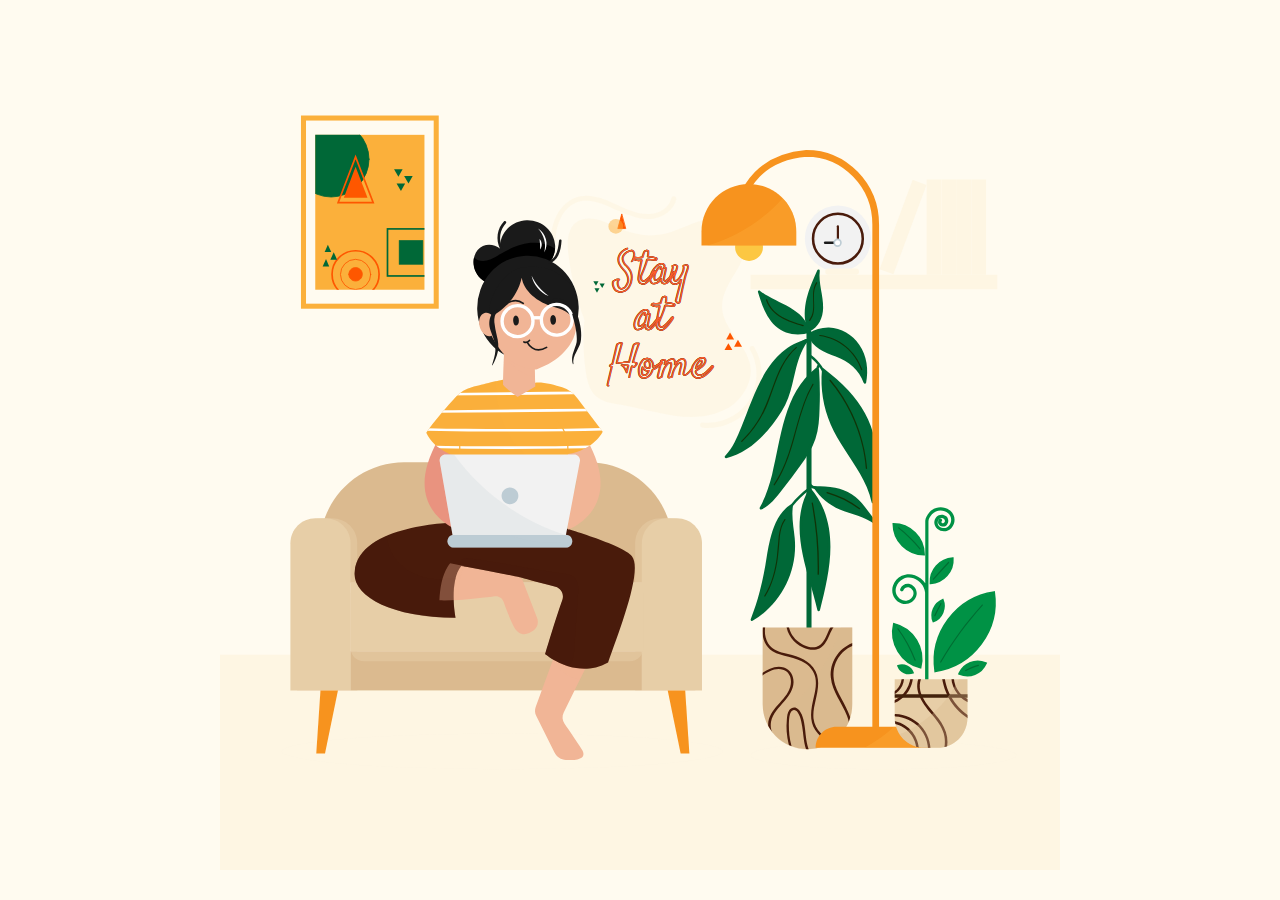
<file: COVID_19/index.html>
<!DOCTYPE html>
<html lang="en">
<head>
    <meta charset="UTF-8">
    <meta name="viewport" content="width=device-width, initial-scale=1.0">
    <title>Stay At Home</title>
<link rel="stylesheet" href="CSS/Main.css">
</head>
<body>


<svg version="1.1" id="Layer_1" xmlns="http://www.w3.org/2000/svg" xmlns:xlink="http://www.w3.org/1999/xlink" x="0px" y="0px"
	 viewBox="0 0 500 500" style="enable-background:new 0 0 500 500;" xml:space="preserve">
<style type="text/css">
	.st0{fill:#FFFBF0;}
	.st1{fill:#F2F2F2;}
	.st2{fill:none;stroke:#491B0B;stroke-width:1.5;stroke-miterlimit:10;}
	.st3{fill:none;stroke:#491B0B;stroke-width:1.3;stroke-linecap:round;stroke-miterlimit:10;}
	.st4{fill:none;stroke:#1A1A1A;stroke-width:1.5;stroke-linecap:round;stroke-miterlimit:10;}
	.st5{fill:#FFFFFF;stroke:#BDCCD4;stroke-linecap:round;stroke-miterlimit:10;}
	.st6{fill:#FEF6E3;}
	.st7{opacity:0.5;fill:#FEF6E3;enable-background:new    ;}
	.st8{opacity:0.75;}
	.st9{fill:none;stroke:#FBB03B;stroke-width:3;stroke-linecap:round;stroke-miterlimit:10;}
	.st10{fill:#FBB03B;}
	.st11{clip-path:url(#SVGID_2_);}
	.st12{fill:#006837;stroke:#006837;stroke-width:0.5;stroke-linecap:round;stroke-miterlimit:9.9999;}
	.st13{fill:#FE5700;stroke:#FE5700;stroke-width:0.5;stroke-linecap:round;stroke-miterlimit:10;}
	.st14{fill:none;stroke:#FE5700;stroke-width:0.5;stroke-linecap:round;stroke-miterlimit:9.9996;}
	.st15{fill:none;stroke:#FE5700;stroke-linecap:round;stroke-miterlimit:10;}
	.st16{fill:#006837;stroke:#006837;stroke-width:0.5;stroke-linecap:round;stroke-miterlimit:10;}
	.st17{fill:none;stroke:#006837;stroke-linecap:round;stroke-miterlimit:10;}
	.st18{fill:#FE5700;}
	.st19{fill:none;stroke:#FE5700;stroke-miterlimit:10;}
	.st20{fill:#006837;}
	.st21{fill:#DBBA8F;}
	.st22{opacity:0.5;fill:#E7CEA7;enable-background:new    ;}
	.st23{fill:#E7CEA7;}
	.st24{fill:#F7931E;}
	.st25{fill:#F1B596;}
	.st26{opacity:0.35;}
	.st27{fill:#491B0B;}
	.st28{fill:#E9937F;}
	.st29{opacity:0.2;}
	.st30{clip-path:url(#SVGID_4_);}
	.st31{fill:#FFFFFF;}
	.st32{fill:none;stroke:#FBB03B;stroke-width:0.75;stroke-linecap:round;stroke-miterlimit:10;}
	.st33{fill:#BDCCD4;}
	.st34{opacity:0.25;}
	.st35{opacity:0.5;fill:#FBB03B;enable-background:new    ;}
	.st36{font-family:'Homework-Regular';}
	.st37{font-size:28px;}
	.st38{fill:none;stroke:#006837;stroke-width:3;stroke-linecap:round;stroke-miterlimit:10;}
	.st39{fill:#103307;}
	.st40{filter:url(#Adobe_OpacityMaskFilter);}
	.st41{mask:url(#SVGID_5_);}
	.st42{fill:#FCC742;}
	.st43{fill:none;stroke:#F7931E;stroke-width:4;stroke-linecap:round;stroke-miterlimit:10;}
	.st44{opacity:0.35;fill:#FBB03B;enable-background:new    ;}
	.st45{fill:#009245;}
	.st46{fill:#009245;stroke:#009245;stroke-linecap:round;stroke-miterlimit:10;}
	.st47{fill:#016D32;}
	.st48{filter:url(#Adobe_OpacityMaskFilter_1_);}
	.st49{mask:url(#SVGID_6_);}
	.st50{fill:none;stroke:#42210B;stroke-width:2;stroke-linecap:round;stroke-miterlimit:10;}
	.st51{fill:#1A1A1A;}
	.st52{fill:none;stroke:#FFFFFF;stroke-width:1.9999;stroke-miterlimit:9.9997;}
	.st53{fill:none;stroke:#FFFFFF;stroke-width:2;stroke-miterlimit:10;}
	.st54{fill:none;stroke:#1A1A1A;stroke-linecap:round;stroke-miterlimit:10;}
</style>

<g id="BACKGROUND">
	<rect class="st0" width="500" height="500"/>
	<rect class="st0" width="500" height="500"/>
</g>

<!----=====Watch.Animation=====---->
<g id="Watch">
	<circle class="st1" cx="367.8" cy="124.2" r="19.7"/>
	<circle class="st2" cx="367.8" cy="124.2" r="14.8"/>
	<line id="Minute" class="st3" x1="367.8" y1="126.5" x2="367.8" y2="116.8"/>
	<line id="Hour_1" class="st4" x1="360.2" y1="126.6" x2="367.6" y2="126.6"/>
	<circle class="st5" cx="367.6" cy="126.6" r="2"/>
</g>
<!----=====Watch.Animation=====---->


<g id="OBJECTS">
	<g>
		<rect y="371.8" class="st6" width="500" height="128.2"/>
		<ellipse class="st7" cx="168" cy="429.4" rx="131.2" ry="10.6"/>
		<ellipse class="st7" cx="394.9" cy="431.7" rx="79" ry="8.4"/>
	</g>
	<g>
		<g class="st8">
			<path class="st6" d="M221.9,184.3c-7.6-16.2-12.6-33.7-14.6-51.5c-0.7-6.4-0.6-14,4.4-18.1c3.4-2.7,8.1-3,12.4-2.1
				s8.1,3.1,12,4.8c8.2,3.6,17.3,5.9,26.1,4.4c8.7-1.4,16.5-6.3,25-8.6s19.3-1.2,23.7,6.4c4.2,7.1,1,16.2-3.2,23.3
				s-9.3,14.4-8.8,22.7c0.7,12.6,14.1,21.1,16.6,33.4c2.1,10.5-4.6,21.3-14,26.5c-9.4,5.2-20.6,5.6-31.2,4.1
				c-10.6-1.5-20.9-4.7-31.4-6.5c-5.4-0.9-11.2-1.6-15.2-5.3c-3.8-3.5-5.1-8.9-5.9-14c-1.7-11.2-1.9-22.7-0.6-33.9"/>
		</g>
		<g class="st8">
			<g>
				<path class="st6" d="M199.2,133.1c0.2-7,0.4-14.5,3.5-20.9c2.6-5.3,7.2-9.9,13.4-10.5c7.3-0.8,14.2,2.9,20.6,5.8
					c6.6,3,13.7,5.8,21.1,4.8c6.2-0.9,12.3-5.1,13.8-11.4c0.5-1.9-2.5-2.7-2.9-0.8c-1.4,5.9-7.4,9.2-13.1,9.4
					c-7.5,0.3-14.5-3.3-21.1-6.3c-6.4-2.9-13.4-5.6-20.5-4.1c-6,1.2-10.7,5.8-13.5,11c-3.7,7.1-4,15.3-4.3,23.1
					C196.1,135,199.1,135,199.2,133.1L199.2,133.1z"/>
			</g>
		</g>
		<g class="st8">
			<g>
				<path class="st6" d="M287.2,236.7c9,1,18.2-2.2,24.9-8.2c7-6.2,10.6-15.4,10.3-24.6c-0.2-5.3-1.6-10.5-4.3-15.1
					c-1-1.7-3.6-0.2-2.6,1.5c4.3,7.4,5,16.6,2.1,24.7c-2.8,7.8-9.2,14-17,16.9c-4.3,1.6-8.9,2.2-13.5,1.8
					C285.3,233.5,285.3,236.5,287.2,236.7L287.2,236.7z"/>
			</g>
		</g>
	</g>
	<rect x="315.8" y="145.7" class="st6" width="146.9" height="8.6"/>
	<rect x="447.2" y="89" class="st6" width="8.8" height="56.7"/>
	<rect x="438.3" y="89" class="st6" width="8.8" height="56.7"/>
	<rect x="429.5" y="89" class="st6" width="8.8" height="56.7"/>
	
		<rect x="378.3" y="112.9" transform="matrix(0.3474 -0.9377 0.9377 0.3474 155.3097 457.8781)" class="st6" width="56.7" height="8.8"/>
	<rect x="420.6" y="89" class="st6" width="8.8" height="56.7"/>
	<path class="st6" d="M361.8,145.7h17c0.8,0,1.5-0.7,1.5-1.5v-0.7c0-0.8-0.7-1.5-1.5-1.5h-17c-0.8,0-1.5,0.7-1.5,1.5v0.7
		C360.3,145,361,145.7,361.8,145.7z"/>
	<g>
		<rect x="49.7" y="52.4" class="st9" width="79" height="112"/>
		<rect x="56.7" y="62.4" class="st10" width="65" height="92.2"/>
		<g>
			<g>
				<defs>
					<rect id="SVGID_1_" x="56.7" y="62.4" width="65" height="92.2"/>
				</defs>
				<clipPath id="SVGID_2_">
					<use xlink:href="#SVGID_1_"  style="overflow:visible;"/>
				</clipPath>
				<g class="st11">
					<ellipse class="st12" cx="66.2" cy="76.9" rx="22.5" ry="22.5"/>
					<g>
						<path class="st13" d="M76.7,145.4c0-2.2,1.8-4,4-4s4,1.8,4,4s-1.8,4-4,4S76.7,147.7,76.7,145.4z"/>
						<ellipse class="st14" cx="80.7" cy="145.5" rx="9" ry="9"/>
						<circle class="st15" cx="80.7" cy="145.4" r="14"/>
					</g>
					<g>
						<rect x="106.7" y="125.4" class="st16" width="14" height="14"/>
						<rect x="99.7" y="118.4" class="st17" width="28" height="28"/>
					</g>
					<polygon class="st18" points="80.7,81.4 73.7,99.9 87.8,99.9 					"/>
					<polygon class="st19" points="80.7,75.5 70.3,102.8 91.2,102.8 					"/>
					<g>
						<polygon class="st20" points="106.2,87.4 103.6,82.9 108.7,82.9 						"/>
						<polygon class="st20" points="112.2,91.4 109.6,86.9 114.7,86.9 						"/>
						<polygon class="st20" points="107.7,95.9 105.1,91.4 110.2,91.4 						"/>
					</g>
					<g>
						<polygon class="st20" points="63.1,136.3 61.1,140.7 65,140.7 						"/>
						<polygon class="st20" points="67.7,132.3 65.7,136.7 69.7,136.7 						"/>
						<polygon class="st20" points="64.2,127.8 62.3,132.2 66.2,132.2 						"/>
					</g>
				</g>
			</g>
		</g>
	</g>
	<path class="st21" d="M269.4,329h-210v-21.5c0-27.7,22.5-50.2,50.2-50.2h109.7c27.7,0,50.2,22.5,50.2,50.2V329z"/>
	<path class="st22" d="M282.9,393.1h-35.8v-87.6c0-8.2,6.7-14.9,14.9-14.9h6c8.2,0,14.9,6.7,14.9,14.9L282.9,393.1L282.9,393.1z"/>
	<path class="st23" d="M286.9,393.1h-35.8v-87.6c0-8.2,6.7-14.9,14.9-14.9h6c8.2,0,14.9,6.7,14.9,14.9L286.9,393.1L286.9,393.1z"/>
	<path class="st22" d="M81.7,393.1H45.9v-87.6c0-8.2,6.7-14.9,14.9-14.9h6c8.2,0,14.9,6.7,14.9,14.9L81.7,393.1L81.7,393.1z"/>
	<path class="st23" d="M77.7,393.1H41.9v-87.6c0-8.2,6.7-14.9,14.9-14.9h6c8.2,0,14.9,6.7,14.9,14.9L77.7,393.1L77.7,393.1z"/>
	<rect x="77.7" y="369.8" class="st21" width="173.4" height="23.3"/>
	<path class="st22" d="M244,375.8H85.6c-4.4,0-7.9-3.5-7.9-7.9V335h174.2v32.9C251.9,372.3,248.4,375.8,244,375.8z"/>
	<rect x="77.7" y="329" class="st23" width="174.2" height="40.8"/>
	<polygon class="st24" points="279.4,430.6 274.2,430.6 266.5,393.1 276.9,393.1 	"/>
	<polygon class="st24" points="57.3,430.6 62.5,430.6 70.2,393.1 59.8,393.1 	"/>
	<path class="st25" d="M118.6,314l58.2,11.2c1.6,0.3,3,1.5,3.6,3l8.4,22c1,2.6,0.1,5.6-2.2,7.3c-3.4,2.5-8.6,4.2-12.2-3.4
		c-3-6.4-4.7-10.9-5.6-13.7c-0.7-2.2-2.9-3.6-5.2-3.3c-10.3,1.4-36.9,4.4-47.6,1.1C102.7,334,118.6,314,118.6,314z"/>
	<path class="st25" d="M201.9,364.8l-14,38.2c-0.6,1.7-0.5,3.6,0.3,5.2l10.9,21.8c1.3,2.6,3.9,4.3,6.8,4.5c5.5,0.3,13.3-0.2,9.4-6.4
		c-3.7-5.9-7.8-11.7-10.2-15.2c-1.4-2-1.6-4.5-0.5-6.7l19.1-39l-20.8-2.5"/>
	<g class="st26">
		<path class="st25" d="M218.4,376.2c-0.1-0.2-0.3-0.3-0.5-0.3c-3.7-1.4-7.5-2.4-11.4-2.9c-2.4-0.3-4.9-0.5-7.1-1.2l-1.3,3.6
			c1.3,2.2,2.9,4.1,4.8,5.8c3.1,2.7,6.9,4.6,10.9,5.4c0.1,0,0.3,0,0.4,0.1l3.9-7.9c0.1-0.5,0.3-1,0.4-1.5
			C218.5,376.9,218.6,376.5,218.4,376.2z"/>
	</g>
	<path class="st27" d="M140.2,349.8c0,0-4.2-20.8,3.3-30.8c15,2.5,35,6.7,35,6.7s13,3.5,21.2,5.7c3.3,0.9,5.2,4.5,4.1,7.7
		c-4.4,12.3-10.3,32.4-10.3,32.4s18.3,15.8,37.5,5c6.7-19.2,20.8-55,14.2-63.3c-5-6.7-42.5-17.5-42.5-17.5l-62.5-2.5
		c0,0-57.5,0.8-60,29.2C78.6,336.5,101.1,349.8,140.2,349.8z"/>
	<g class="st26">
		<path class="st27" d="M140.3,326.2c-2.1,0.1-4.3,0.5-6.4,0.6c-10,0.9-20.6-2.4-27.5-9.7c-4.1-4.3-6.7-10.1-7.2-16
			c-10,4.3-18.1,11-19,21.2c-1.7,14.2,20.8,27.5,60,27.5C140.2,349.8,137.6,336.6,140.3,326.2z"/>
	</g>
	<path class="st28" d="M142.7,251.5c0,0-14.2,16.7-0.8,29.2c0,10-0.8,16.7-0.8,16.7s-35-12.5-10.8-54.2
		C134.4,234.8,142.7,251.5,142.7,251.5z"/>
	<path class="st25" d="M205.6,251.5c0,0,14.2,16.7,0.8,29.2c0,10,0.8,16.7,0.8,16.7s35-12.5,10.8-54.2
		C214,234.8,205.6,251.5,205.6,251.5z"/>
	<g class="st26">
		<path class="st27" d="M209.5,324.9c-1.3-0.8-2.9-1-4.4-1.2c-18.9-2.4-37.8-6.8-56.6-9.1c-1.6-0.2-3.3-0.3-4.5,0.7
			c-0.9,0.8-1.2,3.1-1.1,4.8c0.2-0.4,0.5-0.8,0.8-1.1c15,2.5,35,6.7,35,6.7s13,3.5,21.2,5.7c3.3,0.9,5.2,4.5,4.1,7.7
			c-4.4,12.3-10.3,32.4-10.3,32.4s5.4,4.6,13.3,7.2c0.4-0.2,0.7-0.5,1-0.8c2.2-2.2,2.6-5.6,2.8-8.8c0.8-11,1.5-21.9,2.3-32.9
			c0.1-2.1,0.3-4.2-0.1-6.2C212.4,327.9,211.3,325.9,209.5,324.9z"/>
	</g>
	<g class="st26">
		<path class="st25" d="M141.8,339.2c-0.1-6.9,0.9-13.8,3.4-20.2l-8.2-1.6c-0.5,0.6-1,1.3-1.4,2c-3.6,5.9-4.6,13-5,19.8
			c0,0.1,0,0.2,0,0.3C134.1,339.6,138,339.5,141.8,339.2z"/>
	</g>
	<path class="st10" d="M141.1,254c0,0-13.3-3.3-18.3-14.2c4.5-6.8,12.9-16.3,17.8-21.6c2.5-2.7,5.7-4.7,9.3-5.6
		c6.8-1.7,17.5-4.4,18.6-4.4c2.5,5,15,6.7,19.1,1.7c4.8-0.5,11.5,1.3,16.1,2.8c3.6,1.2,6.7,3.5,9,6.5l15.1,19.9
		c0,0-5,10.8-20.8,13.3c-0.8,16.7-0.8,40.8-0.8,40.8l-65.8-0.8L141.1,254z"/>
	<g class="st29">
		<path class="st10" d="M206.1,293.1c0,0,0-8.4,0.2-18.7c-3.6-4.3-8-8.1-12.4-11.7c-6.9-5.5-14-10.9-19.3-17.9
			c-7.6-10.2-10.4-23.1-10.4-35.8c-4,0.9-10,2.4-14.3,3.6c-3.6,0.9-6.8,2.9-9.3,5.6c-4.9,5.4-13.3,14.9-17.8,21.6
			c5,10.8,18.3,14.2,18.3,14.2l-0.8,38.3L206.1,293.1z"/>
	</g>
	<g>
		<g>
			<defs>
				<path id="SVGID_3_" d="M141.1,254c0,0-13.3-3.3-18.3-14.2c4.5-6.8,12.9-16.3,17.8-21.6c2.5-2.7,5.7-4.7,9.3-5.6
					c6.8-1.7,17.5-4.4,18.6-4.4c2.5,5,15,6.7,19.1,1.7c4.8-0.5,11.5,1.3,16.1,2.8c3.6,1.2,6.7,3.5,9,6.5l15.1,19.9
					c0,0-5,10.8-20.8,13.3c-0.8,16.7-0.8,40.8-0.8,40.8l-65.8-0.8L141.1,254z"/>
			</defs>
			<clipPath id="SVGID_4_">
				<use xlink:href="#SVGID_3_"  style="overflow:visible;"/>
			</clipPath>
			<g class="st30">
				<g>
					<g>
						<path class="st31" d="M128.2,227.9c23.9-0.2,47.8-0.4,71.7-0.7c6.7-0.1,13.5-0.1,20.2-0.2c1,0,1-1.5,0-1.5
							c-23.9,0.2-47.8,0.4-71.7,0.7c-6.7,0.1-13.5,0.1-20.2,0.2C127.3,226.4,127.3,227.9,128.2,227.9L128.2,227.9z"/>
					</g>
				</g>
				<g>
					<g>
						<path class="st31" d="M128.2,217.6c23.9-0.2,47.8-0.4,71.7-0.7c6.7-0.1,13.5-0.1,20.2-0.2c1,0,1-1.5,0-1.5
							c-23.9,0.2-47.8,0.4-71.7,0.7c-6.7,0.1-13.5,0.1-20.2,0.2C127.3,216.1,127.3,217.6,128.2,217.6L128.2,217.6z"/>
					</g>
				</g>
				<g>
					<g>
						<path class="st31" d="M122.9,238.5c27.6,0.6,55.3,0.7,82.9,0.3c7.8-0.1,15.6-0.3,23.5-0.5c1,0,1-1.5,0-1.5
							c-27.6,0.7-55.3,0.9-82.9,0.6c-7.8-0.1-15.6-0.2-23.5-0.4C121.9,237,121.9,238.5,122.9,238.5L122.9,238.5z"/>
					</g>
				</g>
				<g>
					<g>
						<path class="st31" d="M122.9,248.8c27.6,0.6,55.3,0.7,82.9,0.3c7.8-0.1,15.6-0.3,23.5-0.5c1,0,1-1.5,0-1.5
							c-27.6,0.7-55.3,0.9-82.9,0.6c-7.8-0.1-15.6-0.2-23.5-0.4C121.9,247.3,121.9,248.8,122.9,248.8L122.9,248.8z"/>
					</g>
				</g>
			</g>
		</g>
	</g>
	<path class="st32" d="M200.9,233c4.8,5.1,7,12.5,5.9,19.4c-0.6,3.5-1.9,7-1.1,10.4"/>
	<line class="st32" x1="142.7" y1="247.9" x2="142.7" y2="258.4"/>
	<path class="st33" d="M205.9,308.1h-66.7c-2.1,0-3.8-1.7-3.8-3.8l0,0c0-2.1,1.7-3.8,3.8-3.8h66.7c2.1,0,3.8,1.7,3.8,3.8l0,0
		C209.7,306.5,208,308.1,205.9,308.1z"/>
	<path class="st1" d="M205.9,300.6h-67.5l-7.6-43.8c-0.4-2.1,1.3-4.1,3.4-4.1h76.6c2.2,0,3.9,2,3.4,4.2L205.9,300.6z"/>
	<path class="st33" d="M167.6,277.3c0-2.8,2.2-5,5-5s5,2.2,5,5s-2.2,5-5,5S167.6,280,167.6,277.3z"/>
	<g class="st29">
		<path class="st33" d="M205.6,300.6c-26.4-8.4-50.1-25.5-66.3-47.9h-5.1c-2.2,0-3.8,2-3.4,4.1l7.6,43.8H205.6z"/>
	</g>
	<g class="st34">
		<path class="st33" d="M209.2,306.1c-0.5-0.5-1.1-0.8-1.7-1c-1.8-0.6-3.7-0.4-5.5-0.2c-10,0.8-20.2-0.7-29.5-4.2h-33.3
			c-2.1,0-3.8,1.7-3.8,3.8s1.7,3.8,3.8,3.8h66.7C207.4,308.1,208.6,307.3,209.2,306.1z"/>
	</g>
	<g>
		<polygon class="st13" points="239.1,109.7 236.8,118.2 241.3,118.2 		"/>
		<g>
			<circle class="st35" cx="235.6" cy="116.9" r="4.4"/>
			<g>
				<polygon class="st18" points="303.6,180.1 301.3,184.2 306,184.2 				"/>
				<polygon class="st18" points="308.3,184.4 306,188.5 310.7,188.5 				"/>
				<polygon class="st18" points="302.6,186.4 300.3,190.5 305,190.5 				"/>
			</g>
			<g>
				<polygon class="st20" points="224.4,156.4 222.9,153.7 225.9,153.7 				"/>
				<polygon class="st20" points="227.5,153.6 225.9,150.9 229,150.9 				"/>
				<polygon class="st20" points="223.8,152.3 222.2,149.6 225.3,149.6 				"/>
			</g>
		</g>
	</g>
</g>


<!----======Text.Animation=======------>
<g id="Text">
	<symbol id="aniamtion">	
	<text transform="matrix(1 0 0 1 234.9749 150.7411)" class="st36 st37">Stay </text>
	<text transform="matrix(1 0 0 1 246.9747 177.8021)" class="st36 st37">at</text>
	<text transform="matrix(1 0 0 1 231.1703 206.5715)" class="st36 st37">Home</text>
	</symbol>

<use xlink:href="#aniamtion" class="text"></use>
<use xlink:href="#aniamtion" class="text"></use>
<use xlink:href="#aniamtion" class="text"></use>
<use xlink:href="#aniamtion" class="text"></use>
	
</g>
<!----======Text.Animation=======------>


<!-----====Tree.animation=====------>
<g id="Plant">
	<line class="st38" x1="350.6" y1="180.6" x2="350.6" y2="355.6"/>
	<g id="tree01">
		<g>
			<path class="st20" d="M350.1,177.5c-1.8-5.6-1.5-11.8-0.1-17.5c1.4-5.7,3.8-11.2,6.3-16.6c-0.5,4.2,0.3,8.5,1,12.7
				c0.8,4.2,1.4,8.5,0.6,12.7s-3.3,8.3-7.3,9.8"/>
			<g>
				<path class="st20" d="M350.9,177.3c-3.6-11.5,1.4-23.1,6.1-33.5c-0.5-0.1-0.9-0.3-1.4-0.4c-0.8,6.7,1.6,13.2,1.9,19.8
					c0.3,5.6-1.3,12.4-7.1,14.8c-0.9,0.4-0.5,1.8,0.4,1.4c5.6-2.2,8.1-8.2,8.2-13.9c0.2-7.5-2.9-14.7-2-22.2c0.1-0.7-1.1-1-1.4-0.4
					c-4.9,10.8-10,22.7-6.2,34.6C349.7,178.6,351.1,178.2,350.9,177.3L350.9,177.3z"/>
			</g>
		</g>
		<g>
			<g>
				<path class="st39" d="M351.3,173c5.1-6.5-0.2-15.5,4.1-22.3c0.3-0.4-0.4-0.8-0.6-0.4c-4.2,6.7,1,15.8-4,22.1
					C350.5,172.9,351,173.4,351.3,173L351.3,173z"/>
			</g>
		</g>
	</g>
	<g id="tree02">
		<g>
			<path class="st20" d="M350.1,179.4c-0.8-4.2-3.6-7.9-6.9-10.6c-3.3-2.7-7.3-4.6-11.1-6.5s-7.8-3.8-11.1-6.5
				c1.4,4.6,2.9,9.3,5.3,13.5c2.4,4.2,5.9,8,10.3,9.9c4.6,1.9,10,1.7,14.7,0.2"/>
			<g>
				<path class="st20" d="M350.8,179.2c-2.9-14-19.8-16.2-29.3-23.9c-0.5-0.4-1.5-0.1-1.3,0.7c2.2,7.2,4.7,14.9,10.4,20.2
					c5.8,5.3,13.5,6.1,20.9,3.9c0.9-0.3,0.5-1.7-0.4-1.4c-7.1,2.1-14.5,1.3-20-4.1c-5.2-5.1-7.4-12.2-9.5-19
					c-0.4,0.2-0.8,0.5-1.3,0.7c5.1,4.1,11.3,6.4,17,9.6c5.4,3,10.6,7.3,11.9,13.7C349.6,180.5,351,180.1,350.8,179.2L350.8,179.2z"
					/>
			</g>
		</g>
		<g>
			<g>
				<path class="st39" d="M325,160.7c3.1,9.5,13.3,13,22,15.6c0.5,0.1,0.7-0.6,0.2-0.7c-8.4-2.5-18.4-5.9-21.5-15.1
					C325.6,160.1,324.9,160.3,325,160.7L325,160.7z"/>
			</g>
		</g>
	</g>
	<g id="tree03">
		<g>
			<path class="st20" d="M350.9,181.5c1.1,4.4,5.1,7.5,9.2,9.5s8.6,3.1,12.5,5.4c5.1,2.9,9.2,7.8,11.1,13.3
				c1.3-6.1,0.8-12.6-1.9-18.3c-2.6-5.7-7.4-10.4-13.3-12.5s-12.8-1.4-17.9,2.2"/>
			<g>
				<path class="st20" d="M350.2,181.7c2.1,7.4,9.8,10.2,16.3,12.7c3.8,1.5,7.3,3.2,10.3,6c2.8,2.6,5,5.9,6.3,9.6
					c0.2,0.6,1.3,0.8,1.5,0c1.5-7.8,0.5-16.1-4.1-22.7c-4.1-5.9-10.7-10-18-10.2c-4.3-0.1-8.5,1.1-12,3.5c-0.8,0.6,0,1.9,0.8,1.3
					c5.8-4,13.5-4.3,19.7-1.1c6.1,3.2,10.4,9.1,12,15.8c1,4.3,1,8.7,0.2,13c0.5,0,1,0,1.5,0c-2.5-7-7.8-12.4-14.6-15.4
					c-6.6-2.9-16-4.9-18.2-12.9C351.4,180.4,349.9,180.8,350.2,181.7L350.2,181.7z"/>
			</g>
		</g>
		<g>
			<g>
				<path class="st39" d="M357.1,182.2c11.1,1.4,20.9,9.4,24.5,20.1c0.1,0.4,0.9,0.3,0.7-0.2c-3.7-11-13.8-19.2-25.2-20.6
					C356.6,181.4,356.6,182.1,357.1,182.2L357.1,182.2z"/>
			</g>
		</g>
	</g>
	<g id="tree04">
		<g>
			<g>
				<g>
					<path class="st20" d="M348.1,186.9c0.3-0.2,0.5-0.5,0.8-0.7c0.1-0.1,0.3-0.2,0.4-0.3c0.1-0.1-0.1,0.1,0,0c0,0,0.1-0.1,0.1-0.1
						c0.1-0.1,0.1-0.1,0.2-0.2c0.6-0.4,1.2-0.8,1.8-1.2c0.3-0.2,0.5-0.7,0.3-1s-0.7-0.5-1-0.3c-1.3,0.8-2.5,1.7-3.6,2.7
						c-0.3,0.3-0.3,0.8,0,1.1C347.3,187.2,347.8,187.2,348.1,186.9L348.1,186.9z"/>
				</g>
			</g>
			<g>
				<g>
					<path class="st20" d="M348.6,184c-0.6,0.3-1.2,0.7-1.9,1c-0.4,0.2-0.5,0.7-0.3,1c0.2,0.4,0.7,0.5,1,0.3c0.6-0.3,1.2-0.7,1.9-1
						c0.4-0.2,0.5-0.7,0.3-1C349.4,183.9,349,183.8,348.6,184L348.6,184z"/>
				</g>
			</g>
		</g>
		<g>
			<g>
				<path class="st20" d="M348.4,185.1c-8.1,2.3-14.9,7.9-20,14.6c-5.1,6.7-8.5,14.5-11.6,22.3c-3.1,7.8-5.8,15.8-9.6,23.3
					c-1.6,3.2-3.4,6.3-6,8.8c6.4-1.6,12.2-4.9,17.2-9.2c5-4.3,9.2-9.4,13-14.7c1.4-2,2.8-4.1,4-6.3c6.3-12.1,5.4-27.3,13.4-38.3"/>
				<g>
					<path class="st20" d="M348.1,184.4c-22.9,6.7-29.7,32.3-37.7,51.8c-2.5,6-5.1,12.7-9.8,17.4c-0.5,0.5,0,1.4,0.7,1.3
						c11.6-2.9,20.7-11.1,27.8-20.4c3.7-4.8,7-9.7,9.1-15.4c1.9-5.2,3-10.7,4.3-16.1c1.5-6,3.3-12,6.9-17.1c0.6-0.8-0.7-1.5-1.3-0.8
						c-6.3,8.8-7.1,20-10.2,30.1c-1.7,5.6-4.3,10.5-7.7,15.2c-3.5,4.9-7.5,9.6-12,13.6c-5,4.3-10.8,7.7-17.2,9.3
						c0.2,0.4,0.5,0.8,0.7,1.3c3.9-3.9,6.4-9.2,8.6-14.2c2.3-5.3,4.3-10.8,6.4-16.2c4.1-10.5,8.7-21.3,16.9-29.3
						c4.2-4.1,9.2-7.4,14.9-9C349.5,185.6,349.1,184.1,348.1,184.4L348.1,184.4z"/>
				</g>
			</g>
			<g>
				<g>
					<path class="st39" d="M342.8,188.8c-6.1,5.3-9.7,12.6-12.5,20c-3.2,8.4-5.8,17-10.7,24.6c-2.6,4.1-5.8,7.9-9.3,11.2
						c-0.4,0.3,0.2,0.9,0.5,0.5c6.1-5.8,10.9-12.7,14.3-20.4c3.5-8,5.6-16.6,9.7-24.4c2.2-4.2,5-8,8.5-11.1
						C343.7,189,343.1,188.5,342.8,188.8L342.8,188.8z"/>
				</g>
			</g>
		</g>
	</g>
	<g id="tree05">
		<g>
			<g>
				<path class="st20" d="M351.2,194.8c4.3,3.3,7.5,7.8,9.1,12.9c0.3,0.9,1.8,0.5,1.5-0.4c-1.7-5.4-5.1-10.1-9.5-13.6
					C351.5,193.2,350.5,194.2,351.2,194.8L351.2,194.8z"/>
			</g>
		</g>
		<g>
			<g>
				<path class="st20" d="M356.4,202c0-0.1,0-0.2,0-0.2C356.4,201.9,356.4,201.9,356.4,202c0-0.4,0.1-0.8,0.3-1.2
					c0,0.1,0,0.1-0.1,0.2c0.1-0.3,0.3-0.6,0.5-0.9c0.1-0.1,0.1-0.4,0.1-0.6c0-0.2-0.2-0.4-0.3-0.4c-0.2-0.1-0.4-0.1-0.6-0.1
					c-0.2,0.1-0.3,0.2-0.5,0.3c-0.6,0.8-0.9,1.7-1,2.7c0,0.2,0.1,0.4,0.2,0.5s0.3,0.2,0.5,0.2C356.1,202.8,356.4,202.5,356.4,202
					L356.4,202z"/>
			</g>
		</g>
		<g>
			<path class="st20" d="M359.1,202.3c-1.1,11.4,0.9,23.1,5.7,33.6c3.6,7.8,8.6,14.8,13.2,22c4.6,7.2,8.9,14.8,10.6,23.2
				c0.5-9.3,0.7-18.6,0.8-27.9c0-2.5,0-5.1-0.3-7.6c-0.3-2.4-0.9-4.8-1.7-7.1c-2.4-7.4-6.2-14.3-11.1-20.3
				c-5.1-6.1-11.3-11.3-17.5-16.3"/>
			<g>
				<path class="st20" d="M358.3,202.3c-1,11.1,0.8,22.3,5.2,32.5c4.5,10.4,11.7,19.3,17.3,29.1c3.1,5.4,5.8,11.2,7.1,17.3
					c0.2,0.9,1.4,0.6,1.5-0.2c0.3-6.5,0.5-13,0.7-19.4c0.1-5.9,0.6-12.1-0.5-18c-2-10.8-8-21-15.4-28.9c-4.5-4.9-9.7-9.1-14.8-13.2
					c-0.8-0.6-1.8,0.5-1.1,1.1c8.8,7,17.3,14.4,23,24.2c2.7,4.7,4.9,9.8,6.3,15.1c1.5,6,1.1,12.2,1,18.3c-0.1,7-0.3,14-0.7,20.9
					c0.5-0.1,1-0.1,1.5-0.2c-2.3-10.8-8.5-20-14.5-29.1c-3.1-4.6-6.1-9.3-8.6-14.3c-2.5-5-4.3-10.4-5.5-15.9
					c-1.3-6.3-1.6-12.8-1-19.2C359.9,201.3,358.4,201.3,358.3,202.3L358.3,202.3z"/>
			</g>
		</g>
		<g>
			<path class="st20" d="M355,201.9c-7.9,6.2-13.2,15.3-16.6,24.8c-3.4,9.5-5.1,19.5-7.2,29.3c-2.1,9.9-4.6,19.8-9.4,28.6
				c3.9-1.6,6.8-4.9,9.5-8.2c4.5-5.6,8.9-11.3,13-17.1c3.8-5.3,7.5-10.8,9.4-17c1.6-5.1,2-10.4,2.2-15.8c0.3-8,0.3-16-0.2-24"/>
			<g>
				<path class="st20" d="M354.5,201.4c-19.1,15.2-20.4,41.4-25.9,63.3c-1.7,6.8-4,13.5-7.3,19.6c-0.3,0.5,0.2,1.4,0.9,1.1
					c5.3-2.2,8.7-7,12.2-11.4c3.9-4.9,7.7-9.9,11.3-15c3.5-4.9,6.8-9.9,8.7-15.6c2-5.9,2.3-12.1,2.5-18.3c0.3-7.5,0.2-15.1-0.3-22.6
					c0-1-1.5-1-1.5,0c0.4,6.4,0.5,12.8,0.3,19.1c-0.1,6.1-0.2,12.3-1.7,18.2c-1.4,5.8-4.4,10.9-7.7,15.8c-3.4,5-7,9.9-10.8,14.6
					c-2,2.6-4.1,5.3-6.3,7.8c-2,2.4-4.4,4.6-7.3,5.8c0.3,0.4,0.6,0.7,0.9,1.1c11.5-21.4,9.4-47.4,21.4-68.6c3-5.3,6.8-10.1,11.6-14
					C356.3,201.9,355.2,200.8,354.5,201.4L354.5,201.4z"/>
			</g>
		</g>
		<g>
			<g>
				<path class="st39" d="M352.6,210.8c-8.3,14.6-10.1,31.6-16.3,47c-1.8,4.5-4,8.8-6.7,12.7c-0.3,0.4,0.4,0.8,0.6,0.4
					c9.5-13.8,11.7-30.7,17-46.2c1.6-4.7,3.5-9.2,6-13.5C353.5,210.7,352.8,210.3,352.6,210.8L352.6,210.8z"/>
			</g>
		</g>
		<g>
			<g>
				<path class="st39" d="M362.9,208.9c9.6,11.4,16.4,25,19.6,39.5c0.9,4.1,1.6,8.3,1.9,12.5c0,0.5,0.8,0.5,0.8,0
					c-1.3-15-6.2-29.6-14.2-42.3c-2.3-3.6-4.8-7-7.5-10.2C363.1,208,362.6,208.5,362.9,208.9L362.9,208.9z"/>
			</g>
		</g>
	</g>
	<g id="tree06">
		<g>
			<path class="st20" d="M354.3,272.4c3.2,4.8,7.6,8.7,12.8,11.3c3.8,1.9,8,3.1,12,4.4c4,1.4,8.1,3,11.4,5.7
				c-2.7-3.8-5.5-7.5-8.4-11.1c-0.8-1-1.6-2-2.5-2.8c-0.9-0.8-1.9-1.6-2.9-2.2c-3.2-2.1-6.9-3.6-10.7-4.4c-3.9-0.8-7.9-0.9-11.9-0.9
				"/>
			<g>
				<path class="st20" d="M353.6,272.8c3.8,5.6,9,10,15.3,12.6c7,3,15,4.1,21,9c0.6,0.5,1.7-0.2,1.2-0.9c-2.4-3.2-4.8-6.4-7.2-9.6
					c-2.4-3-4.6-5.6-7.9-7.6c-3-1.8-6.3-3.1-9.8-3.8c-4-0.8-8.1-0.9-12.1-0.9c-1,0-1,1.5,0,1.5c3.8,0,7.7,0,11.5,0.8
					c3.4,0.7,6.7,1.9,9.6,3.7c3.1,1.9,5.3,4.3,7.5,7.1c2.4,3.1,4.8,6.3,7.1,9.5c0.4-0.3,0.8-0.6,1.2-0.9c-5.7-4.6-12.9-6-19.5-8.5
					c-6.7-2.5-12.5-6.8-16.5-12.8C354.4,271.2,353.1,272,353.6,272.8L353.6,272.8z"/>
			</g>
		</g>
		<g>
			<g>
				<path class="st20" d="M354.9,271.8c-0.4-0.1-0.8-0.2-1.2-0.3c-0.1,0-0.2-0.1-0.3-0.1c-0.1,0-0.1,0-0.2-0.1c-0.1,0-0.1,0,0,0
					c-0.2-0.1-0.4-0.2-0.5-0.3c0,0-0.1,0-0.1-0.1c0,0-0.1-0.1-0.1,0s0,0,0,0c0,0-0.1-0.1-0.1-0.1c-0.1-0.1-0.1-0.1-0.2-0.2
					c0,0-0.1-0.1-0.1-0.1c0,0,0.1,0.1,0,0c0-0.1-0.1-0.1-0.1-0.2c0,0,0-0.1-0.1-0.1c0-0.1,0.1,0.2,0,0c0-0.1,0-0.1-0.1-0.2
					c0,0,0-0.1,0-0.1c0,0,0,0.1,0,0.1c0,0,0-0.1,0-0.1c0-0.4-0.3-0.8-0.8-0.8c-0.4,0-0.8,0.3-0.8,0.8c0.1,1,0.6,1.9,1.5,2.4
					c0.8,0.6,1.8,0.8,2.7,1c0.4,0.1,0.8-0.1,0.9-0.5C355.5,272.3,355.3,271.8,354.9,271.8L354.9,271.8z"/>
			</g>
		</g>
		<g>
			<g>
				<path class="st39" d="M361.2,275.7c7,2,13.5,5.2,19.3,9.5c0.4,0.3,0.8-0.4,0.4-0.6c-5.8-4.4-12.4-7.6-19.4-9.6
					C361,274.8,360.8,275.5,361.2,275.7L361.2,275.7z"/>
			</g>
		</g>
	</g>
	<g id="tree07">
		<g>
			<path class="st20" d="M340.1,283.1c-5.9,3.6-8.5,9.8-10.8,16.4s-3,13.6-4.1,20.5c-1.8,10.6-4.7,21-8.5,31
				c8-4.7,14.6-11.6,19-19.7c4.4-8.1,6.4-17.5,5.9-26.7c-0.4-7.1-2.3-14.2-1.2-21.2"/>
			<g>
				<path class="st20" d="M339.7,282.5c-7.2,4.5-10.3,13.1-12.3,20.9c-1.3,5.1-2,10.3-2.8,15.4c-0.9,5.1-2,10.3-3.3,15.3
					c-1.5,5.7-3.3,11.2-5.4,16.7c-0.2,0.6,0.6,1.2,1.1,0.9c17.1-10.1,26.9-29.4,25.1-49.2c-0.6-6.3-2-12.6-1.1-18.9
					c0.1-0.9-1.3-1.4-1.5-0.4c-0.8,5.3,0,10.5,0.6,15.7c0.6,5.2,0.9,10.3,0.2,15.5c-1.4,9.7-5.6,18.9-12.2,26.2
					c-3.5,3.9-7.5,7.1-11.9,9.8c0.4,0.3,0.7,0.6,1.1,0.9c3.5-9.4,6.3-19.1,8.1-29c1.8-9.5,2.7-19.1,6.6-28.1c1.8-4.2,4.4-8,8.3-10.4
					C341.3,283.3,340.5,282,339.7,282.5L339.7,282.5z"/>
			</g>
		</g>
		<g>
			<g>
				<path class="st20" d="M341,283.3c2.8-3.5,6-6.6,9.5-9.2c0.3-0.2,0.5-0.6,0.3-1c-0.2-0.3-0.7-0.5-1-0.3c-3.6,2.7-6.9,5.9-9.8,9.5
					c-0.3,0.3-0.3,0.8,0,1.1C340.2,283.6,340.8,283.6,341,283.3L341,283.3z"/>
			</g>
		</g>
		<g>
			<g>
				<path class="st39" d="M336,291.2c-2.1,2.9-2.9,6.5-3.4,10c-0.5,4-0.6,8-1.1,12c-1,8.2-3.1,16.4-7.5,23.5
					c-0.3,0.4,0.4,0.8,0.6,0.4c4.2-6.8,6.3-14.6,7.4-22.5c0.5-3.8,0.8-7.7,1.1-11.5c0.4-4,1-8.1,3.4-11.5
					C336.9,291.2,336.2,290.8,336,291.2L336,291.2z"/>
			</g>
		</g>
	</g>
	<g id="tree08">
		<g>
			<path class="st20" d="M351.3,273.3c-6.3,10.6-6.6,23.9-4.4,36s6.7,23.8,9.3,35.9c3.1-12.2,6.2-24.5,6.3-37s-3.2-25.6-11.6-35"/>
			<g>
				<path class="st20" d="M350.7,272.9c-10,17.1-4.9,37.7,0.3,55.5c1.6,5.6,3.3,11.3,4.6,17c0.2,0.7,1.3,0.7,1.5,0
					c4.9-19.4,10-40.5,2.3-59.9c-1.9-4.7-4.5-9-7.8-12.8c-0.6-0.7-1.7,0.3-1.1,1.1c12.9,14.7,12.8,35.7,9.2,53.8
					c-1.1,5.9-2.6,11.6-4.1,17.4c0.5,0,1,0,1.5,0c-4.1-18.7-13-37.4-10-57c0.8-5,2.4-9.9,5-14.3C352.4,272.8,351.1,272,350.7,272.9
					L350.7,272.9z"/>
			</g>
		</g>
		<g>
			<g>
				<path class="st39" d="M352.2,281.7c2.6,13.9,3.8,28,3.5,42.2c0,0.5,0.7,0.5,0.8,0c0.3-14.2-0.9-28.4-3.6-42.4
					C352.8,281,352.1,281.3,352.2,281.7L352.2,281.7z"/>
			</g>
		</g>
	</g>
	<g>
		<path class="st21" d="M349.7,428.1L349.7,428.1c-14.7,0-26.7-11.9-26.7-26.7v-45.8h53.3v45.8C376.4,416.2,364.5,428.1,349.7,428.1
			z"/>
		<g class="st26">
			<path class="st21" d="M376.4,401.5v-45.8h-6.9c-7.7,23.5-23,44.4-43.2,58.7c4.5,8.2,13.3,13.8,23.4,13.8l0,0
				C364.5,428.1,376.4,416.2,376.4,401.5z"/>
		</g>
		<defs>
			<filter id="Adobe_OpacityMaskFilter" filterUnits="userSpaceOnUse" x="321.2" y="351" width="56.2" height="83.4">
				<feColorMatrix  type="matrix" values="1 0 0 0 0  0 1 0 0 0  0 0 1 0 0  0 0 0 1 0"/>
			</filter>
		</defs>
		<mask maskUnits="userSpaceOnUse" x="321.2" y="351" width="56.2" height="83.4" id="SVGID_5_">
			<g class="st40">
				<path class="st31" d="M349.7,428.1L349.7,428.1c-14.7,0-26.7-11.9-26.7-26.7v-45.8h53.3v45.8
					C376.4,416.2,364.5,428.1,349.7,428.1z"/>
			</g>
		</mask>
		<g class="st41">
			<g>
				<g>
					<path class="st27" d="M323.2,354.5c-1.1,5.7,0.5,12.1,5.7,15.3c2.9,1.8,6.2,2.4,9.5,3.2c3.6,0.9,7.2,2,10.2,4.1
						c2.9,2,5.1,5,5.8,8.5c0.7,3.8,0,7.7-0.9,11.3c-1.5,6.6-3.2,13.7,0.8,19.8c3.6,5.5,10.1,8.7,12.7,14.9c0.4,0.9,1.8,0.5,1.4-0.4
						c-2.2-5.3-7.1-8.6-10.9-12.7c-2.2-2.5-3.8-5.3-4.2-8.6c-0.4-3.6,0.4-7.3,1.2-10.8c1.5-6.5,3.1-13.9-1.4-19.7
						c-4.2-5.5-11-7-17.4-8.6c-3.7-0.9-7.4-2.3-9.5-5.8c-1.8-3-2.2-6.8-1.6-10.2C324.8,354,323.3,353.6,323.2,354.5L323.2,354.5z"/>
				</g>
			</g>
			<g>
				<g>
					<path class="st27" d="M322.3,384.6c3.7-2.4,8.2-5.3,12.8-3.8c4.4,1.3,5.5,6.2,4.3,10.2c-2.5,8.5-12.7,12.7-13.1,22.2
						c-0.2,4.2,1.8,8.4,5.1,11.1c0.8,0.6,1.8-0.5,1.1-1.1c-3.4-2.7-5.3-7.1-4.5-11.4c0.9-4.9,4.8-8.5,7.9-12.2
						c2.8-3.2,5.4-6.9,5.5-11.3c0.1-3.9-1.9-7.6-5.7-8.8c-5.1-1.7-10,1.3-14.1,3.9C320.8,383.8,321.5,385.1,322.3,384.6L322.3,384.6
						z"/>
				</g>
			</g>
			<g>
				<g>
					<path class="st27" d="M337,353.5c0.4,6.1,4.5,11.5,10.1,14c3,1.3,6.7,2.1,9.7,0.6c2.7-1.3,4.3-4.2,5.5-6.9
						c1.5-3.3,2.9-7.4,6.6-8.7c0.9-0.3,0.5-1.8-0.4-1.4c-3.4,1.2-5.2,4.3-6.6,7.4c-1.5,3.4-3.1,7.7-7.1,8.7c-4,1-8.5-1.2-11.4-3.8
						c-2.8-2.6-4.7-6-5-9.9C338.5,352.5,337,352.5,337,353.5L337,353.5z"/>
				</g>
			</g>
			<g>
				<g>
					<path class="st27" d="M376.5,364.9c-8.3,3.2-13.8,11.6-12.9,20.6c0.8,8.4,6.7,15,9.6,22.7c0.9,2.4,1.5,4.9,1.6,7.5
						c0.1,3.2-0.5,6.3-1,9.4c-0.2,0.9,1.3,1.3,1.4,0.4c0.8-4.7,1.6-9.4,0.6-14.1c-0.9-3.8-2.7-7.3-4.5-10.8c-1.9-3.5-4-7.1-5.2-10.9
						c-1.3-4.3-1.3-8.8,0.4-13c1.9-4.7,5.8-8.5,10.6-10.3C377.8,366,377.4,364.5,376.5,364.9L376.5,364.9z"/>
				</g>
			</g>
			<g>
				<g>
					<path class="st27" d="M342.2,431.8c-1.7-3.9-2.8-8-3.3-12.2c-0.2-2.1-0.3-4.1-0.3-6.2c0.1-2,0.1-4.3,0.7-6.2
						c0.3-0.9,0.8-2,1.9-2.3c1.1-0.3,2,0.4,2.6,1.2c1.2,1.6,1.8,3.7,2.2,5.6c0.9,3.9,1.1,7.9,1.7,11.8c0.7,3.9,1.9,7.8,4.7,10.8
						c0.6,0.7,1.7-0.3,1.1-1.1c-6.3-7-3.8-17.5-7.2-25.7c-0.7-1.6-1.6-3.3-3.2-4c-1.6-0.7-3.2,0-4.2,1.3c-1.2,1.6-1.3,3.8-1.5,5.7
						c-0.2,2.4-0.3,4.7-0.1,7.1c0.4,5.2,1.6,10.2,3.7,15C341.3,433.4,342.6,432.6,342.2,431.8L342.2,431.8z"/>
				</g>
			</g>
		</g>
	</g>
</g>
<!-----====Tree.animation.END=====------>



<g id="Light">
	<g>
		
			<ellipse transform="matrix(0.7071 -0.7071 0.7071 0.7071 0.9493 260.514)" class="st42" cx="314.9" cy="129.1" rx="8.3" ry="8.3"/>
		<path class="st24" d="M314.8,91.6L314.8,91.6c-15.6,0-28.2,12.6-28.2,28.2v8.4H343v-8.4C343,104.3,330.4,91.6,314.8,91.6z"/>
		<path class="st43" d="M314.6,92.5c0.7-1.1,2.5-3.8,5.2-6.6c10-10.2,23.4-12,29.2-12.5l0,0c22.8,0,41.3,19,41.3,42.5v308"/>
		<path class="st24" d="M422.8,427.3h-68.3l0,0c0-6.9,5.6-12.5,12.5-12.5h43.3C417.1,414.8,422.8,420.4,422.8,427.3L422.8,427.3z"/>
		<path class="st44" d="M422.8,427.3c0-6.9-5.6-12.5-12.5-12.5h-9.4c-4.8,5.1-11.6,9.4-17.3,12.5H422.8z"/>
		<g class="st26">
			<path class="st10" d="M289.9,128.3H343v-8.4c0-7.7-3.1-14.7-8.1-19.8C323,113.5,307.2,123.4,289.9,128.3z"/>
		</g>
	</g>
</g>
<g id="Plant02">
	<g>
		<g>
			<path class="st45" d="M419.8,292.1c0,0.1,0,0.3,0,0.5v-0.2C419.8,292.2,419.8,292.1,419.8,292.1z"/>
		</g>
	</g>
	<g>
		<path class="st45" d="M435.4,296.4c-1.2,1.4-2.9,2-4.5,2c-1.4,0-2.8-0.5-4-1.5c-1-0.9-1.6-2.1-1.7-3.4c-0.1-1.3,0.4-2.6,1.2-3.6
			c1.5-1.7,4.2-1.9,5.9-0.4c0.7,0.6,1.1,1.5,1.2,2.5c0.1,1-0.3,1.9-0.9,2.6c-0.5,0.6-1.3,1-2.1,1c-0.8,0-1.6-0.2-2.2-0.8
			c-1.1-1-1.2-2.6-0.2-3.7c0.4-0.4,1-0.5,1.4-0.1c0.4,0.4,0.5,1,0.1,1.4c-0.1,0.1-0.2,0.3-0.2,0.5c0,0.2,0.1,0.3,0.2,0.4
			c0.2,0.2,0.5,0.3,0.8,0.3c0.3,0,0.5-0.1,0.7-0.4c0.6-0.6,0.5-1.6-0.1-2.2c-0.9-0.8-2.3-0.7-3.1,0.2c-0.5,0.6-0.8,1.4-0.7,2.2
			c0,0.8,0.4,1.5,1,2.1c0.8,0.7,1.8,1,2.9,1c1.1-0.1,2-0.5,2.8-1.4c0.9-1,1.4-2.4,1.3-3.8c-0.1-1.4-0.7-2.7-1.8-3.6
			c-2.8-2.5-7.2-2.2-9.6,0.6c-1.4,1.6-2.1,3-2.1,4.2v94c0,0.5-0.5,1-1,1c-0.6,0-1-0.5-1-1v-51.7c-0.5-3.9-3.2-7.1-6.9-8.4
			c-2.1-0.7-4.3-0.6-6.2,0.4c-2,1-3.4,2.6-4.1,4.7c-1.1,3.3,0.6,6.9,3.9,8c2.5,0.9,5.3-0.5,6.2-3c0.3-0.9,0.3-1.9-0.2-2.8
			c-0.4-0.9-1.2-1.5-2.1-1.9c-1.4-0.5-3,0.3-3.5,1.7c-0.2,0.5-0.8,0.8-1.3,0.6s-0.8-0.8-0.6-1.3c0.9-2.5,3.6-3.8,6-2.9
			c3,1,4.5,4.3,3.5,7.2c-1,2.8-3.6,4.6-6.5,4.6c-0.7,0-1.5-0.1-2.2-0.4c-4.3-1.5-6.6-6.3-5.1-10.6c0.9-2.6,2.7-4.6,5.2-5.8
			c2.5-1.2,5.2-1.3,7.8-0.4c2.6,0.9,4.8,2.6,6.2,4.8v-36.7c0-0.1,0-0.3,0-0.5c0.1-1.6,1-3.3,2.5-5.1c3.2-3.6,8.8-4,12.5-0.8
			C437.8,288.8,438.1,293.4,435.4,296.4z"/>
	</g>
	<path id="tree11" class="st46" d="M412.5,382.6L412.5,382.6c-3.6,1.3-7.5-0.5-8.9-4.1l0,0l0,0C407.2,377.2,411.2,379.1,412.5,382.6
		L412.5,382.6z"/>
	<g id="tree12">
		<path class="st46" d="M425.7,381.8L425.7,381.8L425.7,381.8c-3.4-22.8,12.4-44,35.1-47.3l0,0l0,0
			C464.2,357.2,448.5,378.4,425.7,381.8z"/>
		<g>
			<g>
				<path class="st47" d="M429.3,376.4c7-12.1,15.3-23.4,24.7-33.8c0.3-0.4-0.2-0.9-0.5-0.5c-9.4,10.4-17.8,21.8-24.8,34
					C428.4,376.4,429,376.8,429.3,376.4L429.3,376.4z"/>
			</g>
		</g>
	</g>
	<g id="tree13">
		<path class="st46" d="M417,379.6L417,379.6c-11.6-2.9-18.7-14.6-15.9-26.2l0,0l0,0C412.8,356.2,419.9,368,417,379.6L417,379.6z"/>
		<g>
			<g>
				<path class="st47" d="M403.2,356.6c4.2,5.7,7.6,12,10.2,18.6c0.2,0.5,0.9,0.3,0.7-0.2c-2.6-6.7-6-13-10.3-18.8
					C403.6,355.9,403,356.2,403.2,356.6L403.2,356.6z"/>
			</g>
		</g>
	</g>
	<g id="tree14">
		<path class="st46" d="M456,376.9l-0.1,0.2c-2.6,6.1-9.7,8.8-15.8,6.2l-0.2-0.1l0.1-0.2c2.6-6.1,9.7-8.8,15.8-6.2L456,376.9z"/>
		<g>
			<g>
				<path class="st47" d="M444.1,381.6c2.3-1.4,4.8-2.4,7.4-3.1c0.5-0.1,0.3-0.9-0.2-0.7c-2.7,0.7-5.2,1.8-7.6,3.2
					C443.3,381.2,443.7,381.8,444.1,381.6L444.1,381.6z"/>
			</g>
		</g>
	</g>
	<g id="tree15">
		<path class="st46" d="M430.2,339.1L430.2,339.1c2.1,5.1-0.4,11-5.6,13l0,0l0,0C422.6,347,425.1,341.2,430.2,339.1L430.2,339.1z"/>
		<g>
			<g>
				<path class="st47" d="M425.8,348.8c1.1-2.4,2.3-4.8,3.6-7.1c0.2-0.4-0.4-0.8-0.6-0.4c-1.3,2.3-2.5,4.7-3.6,7.1
					C425,348.9,425.6,349.3,425.8,348.8L425.8,348.8z"/>
			</g>
		</g>
	</g>
	<g id="tree16">
		<path class="st46" d="M436.2,314.4L436.2,314.4c0.5,7.8-5.5,14.5-13.3,15l0,0l0,0C422.4,321.5,428.4,314.9,436.2,314.4
			L436.2,314.4z"/>
		<g>
			<g>
				<path class="st47" d="M424.9,327.1c3-3.3,6-6.6,9-9.9c0.3-0.4-0.2-0.9-0.5-0.5c-3,3.3-6,6.6-9,9.9
					C424,327,424.6,327.5,424.9,327.1L424.9,327.1z"/>
			</g>
		</g>
	</g>
	<g id="tree17">
		<path class="st46" d="M419.1,312.3L419.1,312.3c-10.1,0-18.3-8.2-18.3-18.3l0,0l0,0C410.9,294,419.1,302.2,419.1,312.3
			L419.1,312.3z"/>
		<g>
			<g>
				<path class="st47" d="M403.7,296.6c4.7,3.7,8.9,7.9,12.7,12.5c0.3,0.4,0.8-0.2,0.5-0.5c-3.7-4.6-8-8.8-12.7-12.5
					C403.9,295.7,403.4,296.3,403.7,296.6L403.7,296.6z"/>
			</g>
		</g>
	</g>
	<g>
		<path class="st23" d="M427.1,427.3h-7.7c-9.8,0-17.8-8-17.8-17.8v-23h43.3v23C444.9,419.3,436.9,427.3,427.1,427.3z"/>
		<defs>
			<filter id="Adobe_OpacityMaskFilter_1_" filterUnits="userSpaceOnUse" x="397" y="381.5" width="53.1" height="51.5">
				<feColorMatrix  type="matrix" values="1 0 0 0 0  0 1 0 0 0  0 0 1 0 0  0 0 0 1 0"/>
			</filter>
		</defs>
		<mask maskUnits="userSpaceOnUse" x="397" y="381.5" width="53.1" height="51.5" id="SVGID_6_">
			<g class="st48">
				<path class="st31" d="M427.1,427.3h-7.7c-9.8,0-17.8-8-17.8-17.8v-23h43.3v23C444.9,419.3,436.9,427.3,427.1,427.3z"/>
			</g>
		</mask>
		<g class="st49">
			<g>
				<g>
					<path class="st27" d="M400.7,401c7.7-2.9,12.6-10.6,11.8-18.8c-0.1-1-1.6-1-1.5,0c0.7,7.5-3.6,14.6-10.7,17.3
						C399.4,399.9,399.8,401.3,400.7,401L400.7,401z"/>
				</g>
			</g>
			<g>
				<g>
					<path class="st27" d="M400.7,395.9c4.9-2.4,7.5-8,6.2-13.4c-0.2-0.9-1.7-0.5-1.4,0.4c1.1,4.7-1.2,9.5-5.5,11.7
						C399,395,399.8,396.3,400.7,395.9L400.7,395.9z"/>
				</g>
			</g>
			<g>
				<g>
					<path class="st27" d="M402,408.6c5.3,0.2,10.4,2.6,14.1,6.5c3.7,4,5.6,9.4,5.4,14.9c0,1,1.5,1,1.5,0c0.2-5.8-1.9-11.7-5.8-15.9
						c-3.9-4.2-9.4-6.6-15.1-6.9C401,407.1,401,408.6,402,408.6L402,408.6z"/>
				</g>
			</g>
			<g>
				<g>
					<path class="st27" d="M401.5,413c7.7,1.7,13.2,8.6,13.1,16.4c0,1,1.5,1,1.5,0c0.1-8.5-5.8-16.1-14.2-17.9
						C400.9,411.3,400.5,412.7,401.5,413L401.5,413z"/>
				</g>
			</g>
			<g>
				<g>
					<path class="st27" d="M415.7,386.2c-2.8,8.3,3.3,15.6,8.3,21.6c2.8,3.3,5.6,6.8,6.8,11c1.2,4.3,0.8,9.1-1.1,13.1
						c-0.4,0.9,0.9,1.6,1.3,0.8c1.8-3.7,2.4-7.7,1.8-11.8c-0.6-4.2-2.7-7.8-5.2-11.2c-5-6.5-13.5-13.9-10.4-23.2
						C417.4,385.6,416,385.3,415.7,386.2L415.7,386.2z"/>
				</g>
			</g>
			<g>
				<g>
					<path class="st27" d="M435.3,385.5c0.4,7.1,5.2,13.3,12,15.4c0.9,0.3,1.3-1.2,0.4-1.4c-6.2-1.9-10.6-7.5-10.9-13.9
						C436.8,384.5,435.3,384.5,435.3,385.5L435.3,385.5z"/>
				</g>
			</g>
			<g>
				<g>
					<path class="st27" d="M429.6,384.1c1,10.9,7.4,21,16.9,26.4c0.8,0.5,1.6-0.8,0.8-1.3c-9-5.2-15.2-14.8-16.1-25.1
						C431,383.2,429.5,383.2,429.6,384.1L429.6,384.1z"/>
				</g>
			</g>
			<line class="st50" x1="398" y1="396.4" x2="449.1" y2="396.4"/>
		</g>
		<g class="st26">
			<path class="st21" d="M406.6,418.4l-1.3,0.3c-0.2,0.3-0.3,0.7-0.5,1c3.2,4.6,8.5,7.6,14.6,7.6h7.7c9.8,0,17.8-8,17.8-17.8v-23
				h-5.1C432.8,400.5,420.9,412,406.6,418.4z"/>
		</g>
	</g>
</g>


<!------======Head.Animation=======-->
<g id="head">
	<path class="st51" d="M182.5,113.2c-9,0.3-16.1,7.7-15.8,16.4c0,0.2,0,0.4,0.1,0.6c-3.1-2.4-6.9-3.1-10.3-1.6
		c-5.1,2.3-7,9.1-4.3,15c2.7,6,9.1,8.9,14.2,6.6c3.6-1.6,5.6-5.4,5.5-9.6c3.1,2.8,7.2,4.4,11.8,4.2c9-0.3,16.1-7.7,15.8-16.4
		C199.1,119.7,191.6,112.9,182.5,113.2z"/>
	<g>
		<path d="M199.4,130c-4.2-2.8-9.6-3.8-14.7-3.3c-6.2,0.6-12.1,3.3-17.5,6.5c-2.1,1.2-4.1,2.5-6.4,3.4s-4.8,1.2-7.1,0.4
			c-0.9-0.3-1.8-0.9-2.5-1.6c-0.6,2.6-0.4,5.5,0.9,8.3c2.7,6,9.1,8.9,14.2,6.6c3.6-1.6,5.6-5.4,5.5-9.6c3.1,2.8,7.2,4.4,11.8,4.2
			C192.1,144.6,198.9,138,199.4,130z"/>
	</g>
	
		<ellipse transform="matrix(0.9994 -3.549892e-02 3.549892e-02 0.9994 -5.7638 6.6117)" class="st51" cx="183.3" cy="165.6" rx="30.2" ry="31.3"/>
	<path class="st25" d="M169.3,187.8c0,0-1,19.2-0.8,23.4c1.8,2.4,8.6,7.2,8.6,7.2l10.6-6.2l-0.5-13.3L169.3,187.8z"/>
	<path class="st25" d="M169,193.5c3.9,5.7,9.9,11.5,18.4,13.1l-0.3-7.7l-17.9-11C169.3,187.8,169.2,190.2,169,193.5z"/>
	<path class="st25" d="M159.5,176.7c1.3,3.9,9.2,24.6,28.1,25.4c0.4,0,0.7,0,1.1-0.2c13-4.7,24-15,23.5-28.2
		c-0.5-13.3-9.4-28.9-19.4-30.2c-10.1-1.3-25.6,5.9-30.2,19.4c-2.2,7.4-2.9,11-3.2,12.4C159.3,175.8,159.3,176.3,159.5,176.7z"/>
	<path class="st51" d="M161.2,170.6c0.8,0,14.8-7.2,18.4-23.2c1.1,7.5,8.9,14.7,19.8,17.6c10.9,2.9,12.9,9.6,12.9,11.2
		c0.5-10,0-22.5-4.3-25.7s-10.4-12.1-28.7-9c-10.8,2.1-20.2,18.2-19,29"/>
	<path class="st25" d="M164.2,173.9c1.1,3.8-0.2,7.4-2.9,8.2s-5.7-1.7-6.7-5.4c-1.1-3.8,0.2-7.4,2.9-8.2
		C160.1,167.6,163.1,170.1,164.2,173.9z"/>
	<ellipse class="st52" cx="177.1" cy="173.3" rx="9.2" ry="9.2"/>
	<path class="st53" d="M191.3,172.8c-0.2-5.1,3.8-9.3,8.8-9.5c5.1-0.2,9.3,3.8,9.5,8.8c0.2,5.1-3.8,9.3-8.8,9.5
		C195.7,181.9,191.4,177.9,191.3,172.8z"/>
	<path class="st54" d="M195.5,162.3c0,0,4.9-4.3,10-0.4"/>
	<path class="st54" d="M170.5,163.1c0,0,4.9-4.3,10-0.4"/>
	<path class="st54" d="M183,186.1c0,0,3.8,7.4,11.4,2.8"/>
	<path class="st54" d="M180.9,185.7c0,0,1.7,0.8,3.3-0.9"/>
	<line class="st53" x1="186.3" y1="171.3" x2="191.3" y2="171.3"/>
	<g>
		<g>
			<path class="st51" d="M196.1,139.1c2.4-0.9,4.2-2.8,5.3-5c1.3-2.7,1.7-5.6,1.9-8.6c0.1-1-1.4-1-1.5,0c-0.4,4.5-1.3,10.3-6.1,12.1
				C194.8,138,195.2,139.5,196.1,139.1L196.1,139.1z"/>
		</g>
	</g>
	<g>
		<g>
			<path class="st51" d="M168.1,129.6c-2.4-4.8-1.6-10.6,2.1-14.6c0.7-0.7-0.4-1.8-1.1-1.1c-4.2,4.4-5.1,10.9-2.4,16.4
				C167.3,131.3,168.5,130.5,168.1,129.6L168.1,129.6z"/>
		</g>
	</g>
	<g>
		<path class="st31" d="M189.3,118.2c2.3,1.3,4,3.7,4.7,6.4c0.7,2.6,0.4,5.6-1,7.8c0.6-2.6,0.7-5.2,0-7.6
			C192.4,122.4,191.1,120.2,189.3,118.2z"/>
	</g>
	<g>
		<path class="st31" d="M185.5,146.3c1.2,2.4,2.6,4.7,4.3,6.7c1.7,2,3.7,3.8,5.9,5.4c-2.6-0.9-4.9-2.7-6.6-4.8
			C187.3,151.5,186,148.9,185.5,146.3z"/>
	</g>
	<g>
		<path class="st31" d="M190.6,130.6c-0.1-1.1,0-2.1-0.1-3.1c-0.1-1-0.2-2-0.3-3.1c0.8,0.8,1.2,1.9,1.3,3
			C191.5,128.5,191.3,129.7,190.6,130.6z"/>
	</g>
	<g id="hari2">
		<g>
			<path class="st51" d="M165.5,166.6c-1.9,2.2-2.4,4.9-2.2,7.4c0.3,2.6,0.8,5.3,1.5,8.2c0.4,1.4,0.7,2.9,0.8,4.5
				c0.1,1.5,0.1,3.1-0.2,4.6c-0.6,3-1.9,5.7-3.2,8.3l-0.3-0.1c0.9-2.8,1.8-5.6,2-8.4c0.3-2.8-0.4-5.5-1.4-8.2
				c-0.5-1.4-1-2.7-1.5-4.2c-0.5-1.5-0.8-3-0.7-4.7c0.1-1.6,0.5-3.3,1.3-4.7c0.8-1.4,2.1-2.6,3.7-3L165.5,166.6z"/>
		</g>
	</g>
	<g id="Hari">
		<g>
			<path class="st51" d="M212.2,168c1,2.5,1.7,5.1,2.2,7.8c0.5,2.6,0.8,5.4,0.5,8.1c-0.1,1.4-0.4,2.9-1,4.1
				c-0.5,1.3-1.2,2.4-1.8,3.6c-1.2,2.2-2.2,4.7-1.7,7.2l-0.3,0.1c-0.5-1.2-0.6-2.7-0.5-4c0.1-1.4,0.5-2.7,1-3.9
				c0.4-1.3,0.9-2.5,1.3-3.6c0.4-1.2,0.5-2.3,0.5-3.5c0-2.4-0.4-4.9-0.9-7.4c-0.5-2.5-1.2-5-1.9-7.4L212.2,168z"/>
		</g>
	</g>

<!-----=====EyeAnimation=====--------->	
	<g id="Eye02">
		<path class="st51" d="M200,172.5c0.1,1.6-0.6,2.9-1.6,3s-1.7-1.3-1.8-2.9s0.6-2.9,1.6-3S200,170.9,200,172.5z"/>
	</g>
	<g id="Eye01">
		<path class="st51" d="M177.9,172.9c0.1,1.6-0.6,2.9-1.6,3s-1.7-1.3-1.8-2.9s0.6-2.9,1.6-3C177.1,170,177.9,171.3,177.9,172.9z"/>
	</g>
<!-----=====EyeAnimation=====--------->

</g>
<!------======Head.Animation=======-->

</svg>


</body>
</html>
</file>
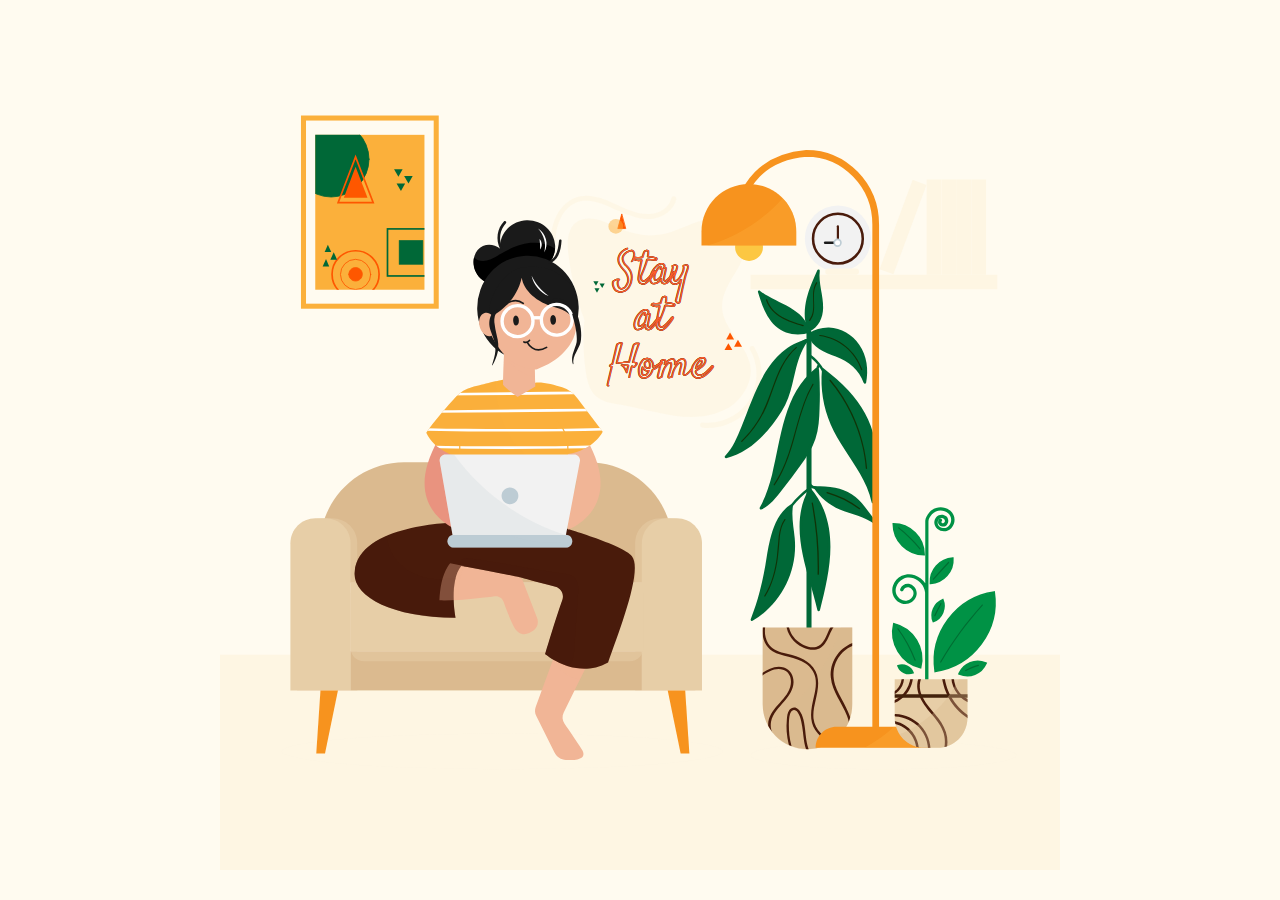
<file: COVID_19/Stay_At_Home.html>
<!DOCTYPE html>
<html lang="en">
<head>
    <meta charset="UTF-8">
    <meta name="viewport" content="width=device-width, initial-scale=1.0">
    <title>Stay At Home</title>
    <link rel="stylesheet" href="CSS/Style.css">
</head>
<body>


<svg version="1.1" id="Layer_1" xmlns="http://www.w3.org/2000/svg" xmlns:xlink="http://www.w3.org/1999/xlink" x="0px" y="0px"
	 viewBox="0 0 500 500" style="enable-background:new 0 0 500 500;" xml:space="preserve">

<style type="text/css">
	.st0{fill:#FFFBF0;}
	.st1{fill:#F2F2F2;}
	.st2{fill:none;stroke:#491B0B;stroke-width:1.5;stroke-miterlimit:10;}
	.st3{fill:none;stroke:#491B0B;stroke-width:1.3;stroke-linecap:round;stroke-miterlimit:10;}
	.st4{fill:none;stroke:#1A1A1A;stroke-width:1.5;stroke-linecap:round;stroke-miterlimit:10;}
	.st5{fill:#FFFFFF;stroke:#BDCCD4;stroke-linecap:round;stroke-miterlimit:10;}
	.st6{fill:#FEF6E3;}
	.st7{opacity:0.5;fill:#FEF6E3;enable-background:new    ;}
	.st8{opacity:0.75;}
	.st9{fill:none;stroke:#FBB03B;stroke-width:3;stroke-linecap:round;stroke-miterlimit:10;}
	.st10{fill:#FBB03B;}
	.st11{clip-path:url(#SVGID_2_);}
	.st12{fill:#006837;stroke:#006837;stroke-width:0.5;stroke-linecap:round;stroke-miterlimit:9.9999;}
	.st13{fill:#FE5700;stroke:#FE5700;stroke-width:0.5;stroke-linecap:round;stroke-miterlimit:10;}
	.st14{fill:none;stroke:#FE5700;stroke-width:0.5;stroke-linecap:round;stroke-miterlimit:9.9996;}
	.st15{fill:none;stroke:#FE5700;stroke-linecap:round;stroke-miterlimit:10;}
	.st16{fill:#006837;stroke:#006837;stroke-width:0.5;stroke-linecap:round;stroke-miterlimit:10;}
	.st17{fill:none;stroke:#006837;stroke-linecap:round;stroke-miterlimit:10;}
	.st18{fill:#FE5700;}
	.st19{fill:none;stroke:#FE5700;stroke-miterlimit:10;}
	.st20{fill:#006837;}
	.st21{fill:#DBBA8F;}
	.st22{opacity:0.5;fill:#E7CEA7;enable-background:new    ;}
	.st23{fill:#E7CEA7;}
	.st24{fill:#F7931E;}
	.st25{fill:#F1B596;}
	.st26{opacity:0.35;}
	.st27{fill:#491B0B;}
	.st28{fill:#E9937F;}
	.st29{opacity:0.2;}
	.st30{clip-path:url(#SVGID_4_);}
	.st31{fill:#FFFFFF;}
	.st32{fill:none;stroke:#FBB03B;stroke-width:0.75;stroke-linecap:round;stroke-miterlimit:10;}
	.st33{fill:#BDCCD4;}
	.st34{opacity:0.25;}
	.st35{opacity:0.5;fill:#FBB03B;enable-background:new    ;}
	.st36{font-family:'Homework-Regular';}
	.st37{font-size:28px;}
	.st38{fill:none;stroke:#006837;stroke-width:3;stroke-linecap:round;stroke-miterlimit:10;}
	.st39{fill:#103307;}
	.st40{filter:url(#Adobe_OpacityMaskFilter);}
	.st41{mask:url(#SVGID_5_);}
	.st42{fill:#FCC742;}
	.st43{fill:none;stroke:#F7931E;stroke-width:4;stroke-linecap:round;stroke-miterlimit:10;}
	.st44{opacity:0.35;fill:#FBB03B;enable-background:new    ;}
	.st45{fill:#009245;}
	.st46{fill:#009245;stroke:#009245;stroke-linecap:round;stroke-miterlimit:10;}
	.st47{fill:#016D32;}
	.st48{filter:url(#Adobe_OpacityMaskFilter_1_);}
	.st49{mask:url(#SVGID_6_);}
	.st50{fill:none;stroke:#42210B;stroke-width:2;stroke-linecap:round;stroke-miterlimit:10;}
	.st51{fill:#1A1A1A;}
	.st52{fill:none;stroke:#FFFFFF;stroke-width:1.9999;stroke-miterlimit:9.9997;}
	.st53{fill:none;stroke:#FFFFFF;stroke-width:2;stroke-miterlimit:10;}
	.st54{fill:none;stroke:#1A1A1A;stroke-linecap:round;stroke-miterlimit:10;}
</style>

<g id="BACKGROUND">
	<rect class="st0" width="500" height="500"/>
	<rect class="st0" width="500" height="500"/>
</g>

<!--====Watch.animation==--->
<g id="Watch">
	<circle class="st1" cx="367.8" cy="124.2" r="19.7"/>
	<circle class="st2" cx="367.8" cy="124.2" r="14.8"/>
	<line id="Minute" class="st3" x1="367.8" y1="126.5" x2="367.8" y2="116.8"/>
	<line id="Hour_1" class="st4" x1="360.2" y1="126.6" x2="367.6" y2="126.6"/>
	<circle class="st5" cx="367.6" cy="126.6" r="2"/>
</g>
<!--====Watch.animation==--->

<g id="OBJECTS">
	<g>
		<rect y="371.8" class="st6" width="500" height="128.2"/>
		<ellipse class="st7" cx="168" cy="429.4" rx="131.2" ry="10.6"/>
		<ellipse class="st7" cx="394.9" cy="431.7" rx="79" ry="8.4"/>
	</g>
	<g>
		<g class="st8">
			<path class="st6" d="M221.9,184.3c-7.6-16.2-12.6-33.7-14.6-51.5c-0.7-6.4-0.6-14,4.4-18.1c3.4-2.7,8.1-3,12.4-2.1
				s8.1,3.1,12,4.8c8.2,3.6,17.3,5.9,26.1,4.4c8.7-1.4,16.5-6.3,25-8.6s19.3-1.2,23.7,6.4c4.2,7.1,1,16.2-3.2,23.3
				s-9.3,14.4-8.8,22.7c0.7,12.6,14.1,21.1,16.6,33.4c2.1,10.5-4.6,21.3-14,26.5c-9.4,5.2-20.6,5.6-31.2,4.1
				c-10.6-1.5-20.9-4.7-31.4-6.5c-5.4-0.9-11.2-1.6-15.2-5.3c-3.8-3.5-5.1-8.9-5.9-14c-1.7-11.2-1.9-22.7-0.6-33.9"/>
		</g>
		<g class="st8">
			<g>
				<path class="st6" d="M199.2,133.1c0.2-7,0.4-14.5,3.5-20.9c2.6-5.3,7.2-9.9,13.4-10.5c7.3-0.8,14.2,2.9,20.6,5.8
					c6.6,3,13.7,5.8,21.1,4.8c6.2-0.9,12.3-5.1,13.8-11.4c0.5-1.9-2.5-2.7-2.9-0.8c-1.4,5.9-7.4,9.2-13.1,9.4
					c-7.5,0.3-14.5-3.3-21.1-6.3c-6.4-2.9-13.4-5.6-20.5-4.1c-6,1.2-10.7,5.8-13.5,11c-3.7,7.1-4,15.3-4.3,23.1
					C196.1,135,199.1,135,199.2,133.1L199.2,133.1z"/>
			</g>
		</g>
		<g class="st8">
			<g>
				<path class="st6" d="M287.2,236.7c9,1,18.2-2.2,24.9-8.2c7-6.2,10.6-15.4,10.3-24.6c-0.2-5.3-1.6-10.5-4.3-15.1
					c-1-1.7-3.6-0.2-2.6,1.5c4.3,7.4,5,16.6,2.1,24.7c-2.8,7.8-9.2,14-17,16.9c-4.3,1.6-8.9,2.2-13.5,1.8
					C285.3,233.5,285.3,236.5,287.2,236.7L287.2,236.7z"/>
			</g>
		</g>
	</g>
	<rect x="315.8" y="145.7" class="st6" width="146.9" height="8.6"/>
	<rect x="447.2" y="89" class="st6" width="8.8" height="56.7"/>
	<rect x="438.3" y="89" class="st6" width="8.8" height="56.7"/>
	<rect x="429.5" y="89" class="st6" width="8.8" height="56.7"/>
	
		<rect x="378.3" y="112.9" transform="matrix(0.3474 -0.9377 0.9377 0.3474 155.3097 457.8781)" class="st6" width="56.7" height="8.8"/>
	<rect x="420.6" y="89" class="st6" width="8.8" height="56.7"/>
	<path class="st6" d="M361.8,145.7h17c0.8,0,1.5-0.7,1.5-1.5v-0.7c0-0.8-0.7-1.5-1.5-1.5h-17c-0.8,0-1.5,0.7-1.5,1.5v0.7
		C360.3,145,361,145.7,361.8,145.7z"/>
	<g>
		<rect x="49.7" y="52.4" class="st9" width="79" height="112"/>
		<rect x="56.7" y="62.4" class="st10" width="65" height="92.2"/>
		<g>
			<g>
				<defs>
					<rect id="SVGID_1_" x="56.7" y="62.4" width="65" height="92.2"/>
				</defs>
				<clipPath id="SVGID_2_">
					<use xlink:href="#SVGID_1_"  style="overflow:visible;"/>
				</clipPath>
				<g class="st11">
					<ellipse class="st12" cx="66.2" cy="76.9" rx="22.5" ry="22.5"/>
					<g>
						<path class="st13" d="M76.7,145.4c0-2.2,1.8-4,4-4s4,1.8,4,4s-1.8,4-4,4S76.7,147.7,76.7,145.4z"/>
						<ellipse class="st14" cx="80.7" cy="145.5" rx="9" ry="9"/>
						<circle class="st15" cx="80.7" cy="145.4" r="14"/>
					</g>
					<g>
						<rect x="106.7" y="125.4" class="st16" width="14" height="14"/>
						<rect x="99.7" y="118.4" class="st17" width="28" height="28"/>
					</g>
					<polygon class="st18" points="80.7,81.4 73.7,99.9 87.8,99.9 					"/>
					<polygon class="st19" points="80.7,75.5 70.3,102.8 91.2,102.8 					"/>
					<g>
						<polygon class="st20" points="106.2,87.4 103.6,82.9 108.7,82.9 						"/>
						<polygon class="st20" points="112.2,91.4 109.6,86.9 114.7,86.9 						"/>
						<polygon class="st20" points="107.7,95.9 105.1,91.4 110.2,91.4 						"/>
					</g>
					<g>
						<polygon class="st20" points="63.1,136.3 61.1,140.7 65,140.7 						"/>
						<polygon class="st20" points="67.7,132.3 65.7,136.7 69.7,136.7 						"/>
						<polygon class="st20" points="64.2,127.8 62.3,132.2 66.2,132.2 						"/>
					</g>
				</g>
			</g>
		</g>
	</g>
	<path class="st21" d="M269.4,329h-210v-21.5c0-27.7,22.5-50.2,50.2-50.2h109.7c27.7,0,50.2,22.5,50.2,50.2V329z"/>
	<path class="st22" d="M282.9,393.1h-35.8v-87.6c0-8.2,6.7-14.9,14.9-14.9h6c8.2,0,14.9,6.7,14.9,14.9L282.9,393.1L282.9,393.1z"/>
	<path class="st23" d="M286.9,393.1h-35.8v-87.6c0-8.2,6.7-14.9,14.9-14.9h6c8.2,0,14.9,6.7,14.9,14.9L286.9,393.1L286.9,393.1z"/>
	<path class="st22" d="M81.7,393.1H45.9v-87.6c0-8.2,6.7-14.9,14.9-14.9h6c8.2,0,14.9,6.7,14.9,14.9L81.7,393.1L81.7,393.1z"/>
	<path class="st23" d="M77.7,393.1H41.9v-87.6c0-8.2,6.7-14.9,14.9-14.9h6c8.2,0,14.9,6.7,14.9,14.9L77.7,393.1L77.7,393.1z"/>
	<rect x="77.7" y="369.8" class="st21" width="173.4" height="23.3"/>
	<path class="st22" d="M244,375.8H85.6c-4.4,0-7.9-3.5-7.9-7.9V335h174.2v32.9C251.9,372.3,248.4,375.8,244,375.8z"/>
	<rect x="77.7" y="329" class="st23" width="174.2" height="40.8"/>
	<polygon class="st24" points="279.4,430.6 274.2,430.6 266.5,393.1 276.9,393.1 	"/>
	<polygon class="st24" points="57.3,430.6 62.5,430.6 70.2,393.1 59.8,393.1 	"/>
	<path class="st25" d="M118.6,314l58.2,11.2c1.6,0.3,3,1.5,3.6,3l8.4,22c1,2.6,0.1,5.6-2.2,7.3c-3.4,2.5-8.6,4.2-12.2-3.4
		c-3-6.4-4.7-10.9-5.6-13.7c-0.7-2.2-2.9-3.6-5.2-3.3c-10.3,1.4-36.9,4.4-47.6,1.1C102.7,334,118.6,314,118.6,314z"/>
	<path class="st25" d="M201.9,364.8l-14,38.2c-0.6,1.7-0.5,3.6,0.3,5.2l10.9,21.8c1.3,2.6,3.9,4.3,6.8,4.5c5.5,0.3,13.3-0.2,9.4-6.4
		c-3.7-5.9-7.8-11.7-10.2-15.2c-1.4-2-1.6-4.5-0.5-6.7l19.1-39l-20.8-2.5"/>
	<g class="st26">
		<path class="st25" d="M218.4,376.2c-0.1-0.2-0.3-0.3-0.5-0.3c-3.7-1.4-7.5-2.4-11.4-2.9c-2.4-0.3-4.9-0.5-7.1-1.2l-1.3,3.6
			c1.3,2.2,2.9,4.1,4.8,5.8c3.1,2.7,6.9,4.6,10.9,5.4c0.1,0,0.3,0,0.4,0.1l3.9-7.9c0.1-0.5,0.3-1,0.4-1.5
			C218.5,376.9,218.6,376.5,218.4,376.2z"/>
	</g>
	<path class="st27" d="M140.2,349.8c0,0-4.2-20.8,3.3-30.8c15,2.5,35,6.7,35,6.7s13,3.5,21.2,5.7c3.3,0.9,5.2,4.5,4.1,7.7
		c-4.4,12.3-10.3,32.4-10.3,32.4s18.3,15.8,37.5,5c6.7-19.2,20.8-55,14.2-63.3c-5-6.7-42.5-17.5-42.5-17.5l-62.5-2.5
		c0,0-57.5,0.8-60,29.2C78.6,336.5,101.1,349.8,140.2,349.8z"/>
	<g class="st26">
		<path class="st27" d="M140.3,326.2c-2.1,0.1-4.3,0.5-6.4,0.6c-10,0.9-20.6-2.4-27.5-9.7c-4.1-4.3-6.7-10.1-7.2-16
			c-10,4.3-18.1,11-19,21.2c-1.7,14.2,20.8,27.5,60,27.5C140.2,349.8,137.6,336.6,140.3,326.2z"/>
	</g>
	<path class="st28" d="M142.7,251.5c0,0-14.2,16.7-0.8,29.2c0,10-0.8,16.7-0.8,16.7s-35-12.5-10.8-54.2
		C134.4,234.8,142.7,251.5,142.7,251.5z"/>
	<path class="st25" d="M205.6,251.5c0,0,14.2,16.7,0.8,29.2c0,10,0.8,16.7,0.8,16.7s35-12.5,10.8-54.2
		C214,234.8,205.6,251.5,205.6,251.5z"/>
	<g class="st26">
		<path class="st27" d="M209.5,324.9c-1.3-0.8-2.9-1-4.4-1.2c-18.9-2.4-37.8-6.8-56.6-9.1c-1.6-0.2-3.3-0.3-4.5,0.7
			c-0.9,0.8-1.2,3.1-1.1,4.8c0.2-0.4,0.5-0.8,0.8-1.1c15,2.5,35,6.7,35,6.7s13,3.5,21.2,5.7c3.3,0.9,5.2,4.5,4.1,7.7
			c-4.4,12.3-10.3,32.4-10.3,32.4s5.4,4.6,13.3,7.2c0.4-0.2,0.7-0.5,1-0.8c2.2-2.2,2.6-5.6,2.8-8.8c0.8-11,1.5-21.9,2.3-32.9
			c0.1-2.1,0.3-4.2-0.1-6.2C212.4,327.9,211.3,325.9,209.5,324.9z"/>
	</g>
	<g class="st26">
		<path class="st25" d="M141.8,339.2c-0.1-6.9,0.9-13.8,3.4-20.2l-8.2-1.6c-0.5,0.6-1,1.3-1.4,2c-3.6,5.9-4.6,13-5,19.8
			c0,0.1,0,0.2,0,0.3C134.1,339.6,138,339.5,141.8,339.2z"/>
	</g>
	<path class="st10" d="M141.1,254c0,0-13.3-3.3-18.3-14.2c4.5-6.8,12.9-16.3,17.8-21.6c2.5-2.7,5.7-4.7,9.3-5.6
		c6.8-1.7,17.5-4.4,18.6-4.4c2.5,5,15,6.7,19.1,1.7c4.8-0.5,11.5,1.3,16.1,2.8c3.6,1.2,6.7,3.5,9,6.5l15.1,19.9
		c0,0-5,10.8-20.8,13.3c-0.8,16.7-0.8,40.8-0.8,40.8l-65.8-0.8L141.1,254z"/>
	<g class="st29">
		<path class="st10" d="M206.1,293.1c0,0,0-8.4,0.2-18.7c-3.6-4.3-8-8.1-12.4-11.7c-6.9-5.5-14-10.9-19.3-17.9
			c-7.6-10.2-10.4-23.1-10.4-35.8c-4,0.9-10,2.4-14.3,3.6c-3.6,0.9-6.8,2.9-9.3,5.6c-4.9,5.4-13.3,14.9-17.8,21.6
			c5,10.8,18.3,14.2,18.3,14.2l-0.8,38.3L206.1,293.1z"/>
	</g>
	<g>
		<g>
			<defs>
				<path id="SVGID_3_" d="M141.1,254c0,0-13.3-3.3-18.3-14.2c4.5-6.8,12.9-16.3,17.8-21.6c2.5-2.7,5.7-4.7,9.3-5.6
					c6.8-1.7,17.5-4.4,18.6-4.4c2.5,5,15,6.7,19.1,1.7c4.8-0.5,11.5,1.3,16.1,2.8c3.6,1.2,6.7,3.5,9,6.5l15.1,19.9
					c0,0-5,10.8-20.8,13.3c-0.8,16.7-0.8,40.8-0.8,40.8l-65.8-0.8L141.1,254z"/>
			</defs>
			<clipPath id="SVGID_4_">
				<use xlink:href="#SVGID_3_"  style="overflow:visible;"/>
			</clipPath>
			<g class="st30">
				<g>
					<g>
						<path class="st31" d="M128.2,227.9c23.9-0.2,47.8-0.4,71.7-0.7c6.7-0.1,13.5-0.1,20.2-0.2c1,0,1-1.5,0-1.5
							c-23.9,0.2-47.8,0.4-71.7,0.7c-6.7,0.1-13.5,0.1-20.2,0.2C127.3,226.4,127.3,227.9,128.2,227.9L128.2,227.9z"/>
					</g>
				</g>
				<g>
					<g>
						<path class="st31" d="M128.2,217.6c23.9-0.2,47.8-0.4,71.7-0.7c6.7-0.1,13.5-0.1,20.2-0.2c1,0,1-1.5,0-1.5
							c-23.9,0.2-47.8,0.4-71.7,0.7c-6.7,0.1-13.5,0.1-20.2,0.2C127.3,216.1,127.3,217.6,128.2,217.6L128.2,217.6z"/>
					</g>
				</g>
				<g>
					<g>
						<path class="st31" d="M122.9,238.5c27.6,0.6,55.3,0.7,82.9,0.3c7.8-0.1,15.6-0.3,23.5-0.5c1,0,1-1.5,0-1.5
							c-27.6,0.7-55.3,0.9-82.9,0.6c-7.8-0.1-15.6-0.2-23.5-0.4C121.9,237,121.9,238.5,122.9,238.5L122.9,238.5z"/>
					</g>
				</g>
				<g>
					<g>
						<path class="st31" d="M122.9,248.8c27.6,0.6,55.3,0.7,82.9,0.3c7.8-0.1,15.6-0.3,23.5-0.5c1,0,1-1.5,0-1.5
							c-27.6,0.7-55.3,0.9-82.9,0.6c-7.8-0.1-15.6-0.2-23.5-0.4C121.9,247.3,121.9,248.8,122.9,248.8L122.9,248.8z"/>
					</g>
				</g>
			</g>
		</g>
	</g>
	<path class="st32" d="M200.9,233c4.8,5.1,7,12.5,5.9,19.4c-0.6,3.5-1.9,7-1.1,10.4"/>
	<line class="st32" x1="142.7" y1="247.9" x2="142.7" y2="258.4"/>
	<path class="st33" d="M205.9,308.1h-66.7c-2.1,0-3.8-1.7-3.8-3.8l0,0c0-2.1,1.7-3.8,3.8-3.8h66.7c2.1,0,3.8,1.7,3.8,3.8l0,0
		C209.7,306.5,208,308.1,205.9,308.1z"/>
	<path class="st1" d="M205.9,300.6h-67.5l-7.6-43.8c-0.4-2.1,1.3-4.1,3.4-4.1h76.6c2.2,0,3.9,2,3.4,4.2L205.9,300.6z"/>
	<path class="st33" d="M167.6,277.3c0-2.8,2.2-5,5-5s5,2.2,5,5s-2.2,5-5,5S167.6,280,167.6,277.3z"/>
	<g class="st29">
		<path class="st33" d="M205.6,300.6c-26.4-8.4-50.1-25.5-66.3-47.9h-5.1c-2.2,0-3.8,2-3.4,4.1l7.6,43.8H205.6z"/>
	</g>
	<g class="st34">
		<path class="st33" d="M209.2,306.1c-0.5-0.5-1.1-0.8-1.7-1c-1.8-0.6-3.7-0.4-5.5-0.2c-10,0.8-20.2-0.7-29.5-4.2h-33.3
			c-2.1,0-3.8,1.7-3.8,3.8s1.7,3.8,3.8,3.8h66.7C207.4,308.1,208.6,307.3,209.2,306.1z"/>
	</g>
	<g>
		<polygon class="st13" points="239.1,109.7 236.8,118.2 241.3,118.2 		"/>
		<g>
			<circle class="st35" cx="235.6" cy="116.9" r="4.4"/>
			<g>
				<polygon class="st18" points="303.6,180.1 301.3,184.2 306,184.2 				"/>
				<polygon class="st18" points="308.3,184.4 306,188.5 310.7,188.5 				"/>
				<polygon class="st18" points="302.6,186.4 300.3,190.5 305,190.5 				"/>
			</g>
			<g>
				<polygon class="st20" points="224.4,156.4 222.9,153.7 225.9,153.7 				"/>
				<polygon class="st20" points="227.5,153.6 225.9,150.9 229,150.9 				"/>
				<polygon class="st20" points="223.8,152.3 222.2,149.6 225.3,149.6 				"/>
			</g>
		</g>
	</g>
</g>

<!--====Text animation====--->
<g id="Text">
<symbol id="text-animation">    
	<text transform="matrix(1 0 0 1 234.9749 150.7411)" class="st36 st37">Stay </text>
	<text transform="matrix(1 0 0 1 246.9747 177.8021)" class="st36 st37">at</text>
	<text transform="matrix(1 0 0 1 231.1703 206.5715)" class="st36 st37">Home</text>
</symbol>

<use xlink:href="#text-animation" class="text"></use>
<use xlink:href="#text-animation" class="text"></use>
<use xlink:href="#text-animation" class="text"></use>
<use xlink:href="#text-animation" class="text"></use>


</g>
<!--====Text animation====--->


<!---====Tree.animation====----->
<g id="Plant">
	<line class="st38" x1="350.6" y1="180.6" x2="350.6" y2="355.6"/>
	<g id="tree01">
		<g>
			<path class="st20" d="M350.1,177.5c-1.8-5.6-1.5-11.8-0.1-17.5c1.4-5.7,3.8-11.2,6.3-16.6c-0.5,4.2,0.3,8.5,1,12.7
				c0.8,4.2,1.4,8.5,0.6,12.7s-3.3,8.3-7.3,9.8"/>
			<g>
				<path class="st20" d="M350.9,177.3c-3.6-11.5,1.4-23.1,6.1-33.5c-0.5-0.1-0.9-0.3-1.4-0.4c-0.8,6.7,1.6,13.2,1.9,19.8
					c0.3,5.6-1.3,12.4-7.1,14.8c-0.9,0.4-0.5,1.8,0.4,1.4c5.6-2.2,8.1-8.2,8.2-13.9c0.2-7.5-2.9-14.7-2-22.2c0.1-0.7-1.1-1-1.4-0.4
					c-4.9,10.8-10,22.7-6.2,34.6C349.7,178.6,351.1,178.2,350.9,177.3L350.9,177.3z"/>
			</g>
		</g>
		<g>
			<g>
				<path class="st39" d="M351.3,173c5.1-6.5-0.2-15.5,4.1-22.3c0.3-0.4-0.4-0.8-0.6-0.4c-4.2,6.7,1,15.8-4,22.1
					C350.5,172.9,351,173.4,351.3,173L351.3,173z"/>
			</g>
		</g>
	</g>
	<g id="tree02">
		<g>
			<path class="st20" d="M350.1,179.4c-0.8-4.2-3.6-7.9-6.9-10.6c-3.3-2.7-7.3-4.6-11.1-6.5s-7.8-3.8-11.1-6.5
				c1.4,4.6,2.9,9.3,5.3,13.5c2.4,4.2,5.9,8,10.3,9.9c4.6,1.9,10,1.7,14.7,0.2"/>
			<g>
				<path class="st20" d="M350.8,179.2c-2.9-14-19.8-16.2-29.3-23.9c-0.5-0.4-1.5-0.1-1.3,0.7c2.2,7.2,4.7,14.9,10.4,20.2
					c5.8,5.3,13.5,6.1,20.9,3.9c0.9-0.3,0.5-1.7-0.4-1.4c-7.1,2.1-14.5,1.3-20-4.1c-5.2-5.1-7.4-12.2-9.5-19
					c-0.4,0.2-0.8,0.5-1.3,0.7c5.1,4.1,11.3,6.4,17,9.6c5.4,3,10.6,7.3,11.9,13.7C349.6,180.5,351,180.1,350.8,179.2L350.8,179.2z"
					/>
			</g>
		</g>
		<g>
			<g>
				<path class="st39" d="M325,160.7c3.1,9.5,13.3,13,22,15.6c0.5,0.1,0.7-0.6,0.2-0.7c-8.4-2.5-18.4-5.9-21.5-15.1
					C325.6,160.1,324.9,160.3,325,160.7L325,160.7z"/>
			</g>
		</g>
	</g>
	<g id="tree03">
		<g>
			<path class="st20" d="M350.9,181.5c1.1,4.4,5.1,7.5,9.2,9.5s8.6,3.1,12.5,5.4c5.1,2.9,9.2,7.8,11.1,13.3
				c1.3-6.1,0.8-12.6-1.9-18.3c-2.6-5.7-7.4-10.4-13.3-12.5s-12.8-1.4-17.9,2.2"/>
			<g>
				<path class="st20" d="M350.2,181.7c2.1,7.4,9.8,10.2,16.3,12.7c3.8,1.5,7.3,3.2,10.3,6c2.8,2.6,5,5.9,6.3,9.6
					c0.2,0.6,1.3,0.8,1.5,0c1.5-7.8,0.5-16.1-4.1-22.7c-4.1-5.9-10.7-10-18-10.2c-4.3-0.1-8.5,1.1-12,3.5c-0.8,0.6,0,1.9,0.8,1.3
					c5.8-4,13.5-4.3,19.7-1.1c6.1,3.2,10.4,9.1,12,15.8c1,4.3,1,8.7,0.2,13c0.5,0,1,0,1.5,0c-2.5-7-7.8-12.4-14.6-15.4
					c-6.6-2.9-16-4.9-18.2-12.9C351.4,180.4,349.9,180.8,350.2,181.7L350.2,181.7z"/>
			</g>
		</g>
		<g>
			<g>
				<path class="st39" d="M357.1,182.2c11.1,1.4,20.9,9.4,24.5,20.1c0.1,0.4,0.9,0.3,0.7-0.2c-3.7-11-13.8-19.2-25.2-20.6
					C356.6,181.4,356.6,182.1,357.1,182.2L357.1,182.2z"/>
			</g>
		</g>
	</g>
	<g id="tree04">
		<g>
			<g>
				<g>
					<path class="st20" d="M348.1,186.9c0.3-0.2,0.5-0.5,0.8-0.7c0.1-0.1,0.3-0.2,0.4-0.3c0.1-0.1-0.1,0.1,0,0c0,0,0.1-0.1,0.1-0.1
						c0.1-0.1,0.1-0.1,0.2-0.2c0.6-0.4,1.2-0.8,1.8-1.2c0.3-0.2,0.5-0.7,0.3-1s-0.7-0.5-1-0.3c-1.3,0.8-2.5,1.7-3.6,2.7
						c-0.3,0.3-0.3,0.8,0,1.1C347.3,187.2,347.8,187.2,348.1,186.9L348.1,186.9z"/>
				</g>
			</g>
			<g>
				<g>
					<path class="st20" d="M348.6,184c-0.6,0.3-1.2,0.7-1.9,1c-0.4,0.2-0.5,0.7-0.3,1c0.2,0.4,0.7,0.5,1,0.3c0.6-0.3,1.2-0.7,1.9-1
						c0.4-0.2,0.5-0.7,0.3-1C349.4,183.9,349,183.8,348.6,184L348.6,184z"/>
				</g>
			</g>
		</g>
		<g>
			<g>
				<path class="st20" d="M348.4,185.1c-8.1,2.3-14.9,7.9-20,14.6c-5.1,6.7-8.5,14.5-11.6,22.3c-3.1,7.8-5.8,15.8-9.6,23.3
					c-1.6,3.2-3.4,6.3-6,8.8c6.4-1.6,12.2-4.9,17.2-9.2c5-4.3,9.2-9.4,13-14.7c1.4-2,2.8-4.1,4-6.3c6.3-12.1,5.4-27.3,13.4-38.3"/>
				<g>
					<path class="st20" d="M348.1,184.4c-22.9,6.7-29.7,32.3-37.7,51.8c-2.5,6-5.1,12.7-9.8,17.4c-0.5,0.5,0,1.4,0.7,1.3
						c11.6-2.9,20.7-11.1,27.8-20.4c3.7-4.8,7-9.7,9.1-15.4c1.9-5.2,3-10.7,4.3-16.1c1.5-6,3.3-12,6.9-17.1c0.6-0.8-0.7-1.5-1.3-0.8
						c-6.3,8.8-7.1,20-10.2,30.1c-1.7,5.6-4.3,10.5-7.7,15.2c-3.5,4.9-7.5,9.6-12,13.6c-5,4.3-10.8,7.7-17.2,9.3
						c0.2,0.4,0.5,0.8,0.7,1.3c3.9-3.9,6.4-9.2,8.6-14.2c2.3-5.3,4.3-10.8,6.4-16.2c4.1-10.5,8.7-21.3,16.9-29.3
						c4.2-4.1,9.2-7.4,14.9-9C349.5,185.6,349.1,184.1,348.1,184.4L348.1,184.4z"/>
				</g>
			</g>
			<g>
				<g>
					<path class="st39" d="M342.8,188.8c-6.1,5.3-9.7,12.6-12.5,20c-3.2,8.4-5.8,17-10.7,24.6c-2.6,4.1-5.8,7.9-9.3,11.2
						c-0.4,0.3,0.2,0.9,0.5,0.5c6.1-5.8,10.9-12.7,14.3-20.4c3.5-8,5.6-16.6,9.7-24.4c2.2-4.2,5-8,8.5-11.1
						C343.7,189,343.1,188.5,342.8,188.8L342.8,188.8z"/>
				</g>
			</g>
		</g>
	</g>
	<g id="tree05">
		<g>
			<g>
				<path class="st20" d="M351.2,194.8c4.3,3.3,7.5,7.8,9.1,12.9c0.3,0.9,1.8,0.5,1.5-0.4c-1.7-5.4-5.1-10.1-9.5-13.6
					C351.5,193.2,350.5,194.2,351.2,194.8L351.2,194.8z"/>
			</g>
		</g>
		<g>
			<g>
				<path class="st20" d="M356.4,202c0-0.1,0-0.2,0-0.2C356.4,201.9,356.4,201.9,356.4,202c0-0.4,0.1-0.8,0.3-1.2
					c0,0.1,0,0.1-0.1,0.2c0.1-0.3,0.3-0.6,0.5-0.9c0.1-0.1,0.1-0.4,0.1-0.6c0-0.2-0.2-0.4-0.3-0.4c-0.2-0.1-0.4-0.1-0.6-0.1
					c-0.2,0.1-0.3,0.2-0.5,0.3c-0.6,0.8-0.9,1.7-1,2.7c0,0.2,0.1,0.4,0.2,0.5s0.3,0.2,0.5,0.2C356.1,202.8,356.4,202.5,356.4,202
					L356.4,202z"/>
			</g>
		</g>
		<g>
			<path class="st20" d="M359.1,202.3c-1.1,11.4,0.9,23.1,5.7,33.6c3.6,7.8,8.6,14.8,13.2,22c4.6,7.2,8.9,14.8,10.6,23.2
				c0.5-9.3,0.7-18.6,0.8-27.9c0-2.5,0-5.1-0.3-7.6c-0.3-2.4-0.9-4.8-1.7-7.1c-2.4-7.4-6.2-14.3-11.1-20.3
				c-5.1-6.1-11.3-11.3-17.5-16.3"/>
			<g>
				<path class="st20" d="M358.3,202.3c-1,11.1,0.8,22.3,5.2,32.5c4.5,10.4,11.7,19.3,17.3,29.1c3.1,5.4,5.8,11.2,7.1,17.3
					c0.2,0.9,1.4,0.6,1.5-0.2c0.3-6.5,0.5-13,0.7-19.4c0.1-5.9,0.6-12.1-0.5-18c-2-10.8-8-21-15.4-28.9c-4.5-4.9-9.7-9.1-14.8-13.2
					c-0.8-0.6-1.8,0.5-1.1,1.1c8.8,7,17.3,14.4,23,24.2c2.7,4.7,4.9,9.8,6.3,15.1c1.5,6,1.1,12.2,1,18.3c-0.1,7-0.3,14-0.7,20.9
					c0.5-0.1,1-0.1,1.5-0.2c-2.3-10.8-8.5-20-14.5-29.1c-3.1-4.6-6.1-9.3-8.6-14.3c-2.5-5-4.3-10.4-5.5-15.9
					c-1.3-6.3-1.6-12.8-1-19.2C359.9,201.3,358.4,201.3,358.3,202.3L358.3,202.3z"/>
			</g>
		</g>
		<g>
			<path class="st20" d="M355,201.9c-7.9,6.2-13.2,15.3-16.6,24.8c-3.4,9.5-5.1,19.5-7.2,29.3c-2.1,9.9-4.6,19.8-9.4,28.6
				c3.9-1.6,6.8-4.9,9.5-8.2c4.5-5.6,8.9-11.3,13-17.1c3.8-5.3,7.5-10.8,9.4-17c1.6-5.1,2-10.4,2.2-15.8c0.3-8,0.3-16-0.2-24"/>
			<g>
				<path class="st20" d="M354.5,201.4c-19.1,15.2-20.4,41.4-25.9,63.3c-1.7,6.8-4,13.5-7.3,19.6c-0.3,0.5,0.2,1.4,0.9,1.1
					c5.3-2.2,8.7-7,12.2-11.4c3.9-4.9,7.7-9.9,11.3-15c3.5-4.9,6.8-9.9,8.7-15.6c2-5.9,2.3-12.1,2.5-18.3c0.3-7.5,0.2-15.1-0.3-22.6
					c0-1-1.5-1-1.5,0c0.4,6.4,0.5,12.8,0.3,19.1c-0.1,6.1-0.2,12.3-1.7,18.2c-1.4,5.8-4.4,10.9-7.7,15.8c-3.4,5-7,9.9-10.8,14.6
					c-2,2.6-4.1,5.3-6.3,7.8c-2,2.4-4.4,4.6-7.3,5.8c0.3,0.4,0.6,0.7,0.9,1.1c11.5-21.4,9.4-47.4,21.4-68.6c3-5.3,6.8-10.1,11.6-14
					C356.3,201.9,355.2,200.8,354.5,201.4L354.5,201.4z"/>
			</g>
		</g>
		<g>
			<g>
				<path class="st39" d="M352.6,210.8c-8.3,14.6-10.1,31.6-16.3,47c-1.8,4.5-4,8.8-6.7,12.7c-0.3,0.4,0.4,0.8,0.6,0.4
					c9.5-13.8,11.7-30.7,17-46.2c1.6-4.7,3.5-9.2,6-13.5C353.5,210.7,352.8,210.3,352.6,210.8L352.6,210.8z"/>
			</g>
		</g>
		<g>
			<g>
				<path class="st39" d="M362.9,208.9c9.6,11.4,16.4,25,19.6,39.5c0.9,4.1,1.6,8.3,1.9,12.5c0,0.5,0.8,0.5,0.8,0
					c-1.3-15-6.2-29.6-14.2-42.3c-2.3-3.6-4.8-7-7.5-10.2C363.1,208,362.6,208.5,362.9,208.9L362.9,208.9z"/>
			</g>
		</g>
	</g>
	<g id="tree06">
		<g>
			<path class="st20" d="M354.3,272.4c3.2,4.8,7.6,8.7,12.8,11.3c3.8,1.9,8,3.1,12,4.4c4,1.4,8.1,3,11.4,5.7
				c-2.7-3.8-5.5-7.5-8.4-11.1c-0.8-1-1.6-2-2.5-2.8c-0.9-0.8-1.9-1.6-2.9-2.2c-3.2-2.1-6.9-3.6-10.7-4.4c-3.9-0.8-7.9-0.9-11.9-0.9
				"/>
			<g>
				<path class="st20" d="M353.6,272.8c3.8,5.6,9,10,15.3,12.6c7,3,15,4.1,21,9c0.6,0.5,1.7-0.2,1.2-0.9c-2.4-3.2-4.8-6.4-7.2-9.6
					c-2.4-3-4.6-5.6-7.9-7.6c-3-1.8-6.3-3.1-9.8-3.8c-4-0.8-8.1-0.9-12.1-0.9c-1,0-1,1.5,0,1.5c3.8,0,7.7,0,11.5,0.8
					c3.4,0.7,6.7,1.9,9.6,3.7c3.1,1.9,5.3,4.3,7.5,7.1c2.4,3.1,4.8,6.3,7.1,9.5c0.4-0.3,0.8-0.6,1.2-0.9c-5.7-4.6-12.9-6-19.5-8.5
					c-6.7-2.5-12.5-6.8-16.5-12.8C354.4,271.2,353.1,272,353.6,272.8L353.6,272.8z"/>
			</g>
		</g>
		<g>
			<g>
				<path class="st20" d="M354.9,271.8c-0.4-0.1-0.8-0.2-1.2-0.3c-0.1,0-0.2-0.1-0.3-0.1c-0.1,0-0.1,0-0.2-0.1c-0.1,0-0.1,0,0,0
					c-0.2-0.1-0.4-0.2-0.5-0.3c0,0-0.1,0-0.1-0.1c0,0-0.1-0.1-0.1,0s0,0,0,0c0,0-0.1-0.1-0.1-0.1c-0.1-0.1-0.1-0.1-0.2-0.2
					c0,0-0.1-0.1-0.1-0.1c0,0,0.1,0.1,0,0c0-0.1-0.1-0.1-0.1-0.2c0,0,0-0.1-0.1-0.1c0-0.1,0.1,0.2,0,0c0-0.1,0-0.1-0.1-0.2
					c0,0,0-0.1,0-0.1c0,0,0,0.1,0,0.1c0,0,0-0.1,0-0.1c0-0.4-0.3-0.8-0.8-0.8c-0.4,0-0.8,0.3-0.8,0.8c0.1,1,0.6,1.9,1.5,2.4
					c0.8,0.6,1.8,0.8,2.7,1c0.4,0.1,0.8-0.1,0.9-0.5C355.5,272.3,355.3,271.8,354.9,271.8L354.9,271.8z"/>
			</g>
		</g>
		<g>
			<g>
				<path class="st39" d="M361.2,275.7c7,2,13.5,5.2,19.3,9.5c0.4,0.3,0.8-0.4,0.4-0.6c-5.8-4.4-12.4-7.6-19.4-9.6
					C361,274.8,360.8,275.5,361.2,275.7L361.2,275.7z"/>
			</g>
		</g>
	</g>
	<g id="tree07">
		<g>
			<path class="st20" d="M340.1,283.1c-5.9,3.6-8.5,9.8-10.8,16.4s-3,13.6-4.1,20.5c-1.8,10.6-4.7,21-8.5,31
				c8-4.7,14.6-11.6,19-19.7c4.4-8.1,6.4-17.5,5.9-26.7c-0.4-7.1-2.3-14.2-1.2-21.2"/>
			<g>
				<path class="st20" d="M339.7,282.5c-7.2,4.5-10.3,13.1-12.3,20.9c-1.3,5.1-2,10.3-2.8,15.4c-0.9,5.1-2,10.3-3.3,15.3
					c-1.5,5.7-3.3,11.2-5.4,16.7c-0.2,0.6,0.6,1.2,1.1,0.9c17.1-10.1,26.9-29.4,25.1-49.2c-0.6-6.3-2-12.6-1.1-18.9
					c0.1-0.9-1.3-1.4-1.5-0.4c-0.8,5.3,0,10.5,0.6,15.7c0.6,5.2,0.9,10.3,0.2,15.5c-1.4,9.7-5.6,18.9-12.2,26.2
					c-3.5,3.9-7.5,7.1-11.9,9.8c0.4,0.3,0.7,0.6,1.1,0.9c3.5-9.4,6.3-19.1,8.1-29c1.8-9.5,2.7-19.1,6.6-28.1c1.8-4.2,4.4-8,8.3-10.4
					C341.3,283.3,340.5,282,339.7,282.5L339.7,282.5z"/>
			</g>
		</g>
		<g>
			<g>
				<path class="st20" d="M341,283.3c2.8-3.5,6-6.6,9.5-9.2c0.3-0.2,0.5-0.6,0.3-1c-0.2-0.3-0.7-0.5-1-0.3c-3.6,2.7-6.9,5.9-9.8,9.5
					c-0.3,0.3-0.3,0.8,0,1.1C340.2,283.6,340.8,283.6,341,283.3L341,283.3z"/>
			</g>
		</g>
		<g>
			<g>
				<path class="st39" d="M336,291.2c-2.1,2.9-2.9,6.5-3.4,10c-0.5,4-0.6,8-1.1,12c-1,8.2-3.1,16.4-7.5,23.5
					c-0.3,0.4,0.4,0.8,0.6,0.4c4.2-6.8,6.3-14.6,7.4-22.5c0.5-3.8,0.8-7.7,1.1-11.5c0.4-4,1-8.1,3.4-11.5
					C336.9,291.2,336.2,290.8,336,291.2L336,291.2z"/>
			</g>
		</g>
	</g>
	<g id="tree08">
		<g>
			<path class="st20" d="M351.3,273.3c-6.3,10.6-6.6,23.9-4.4,36s6.7,23.8,9.3,35.9c3.1-12.2,6.2-24.5,6.3-37s-3.2-25.6-11.6-35"/>
			<g>
				<path class="st20" d="M350.7,272.9c-10,17.1-4.9,37.7,0.3,55.5c1.6,5.6,3.3,11.3,4.6,17c0.2,0.7,1.3,0.7,1.5,0
					c4.9-19.4,10-40.5,2.3-59.9c-1.9-4.7-4.5-9-7.8-12.8c-0.6-0.7-1.7,0.3-1.1,1.1c12.9,14.7,12.8,35.7,9.2,53.8
					c-1.1,5.9-2.6,11.6-4.1,17.4c0.5,0,1,0,1.5,0c-4.1-18.7-13-37.4-10-57c0.8-5,2.4-9.9,5-14.3C352.4,272.8,351.1,272,350.7,272.9
					L350.7,272.9z"/>
			</g>
		</g>
		<g>
			<g>
				<path class="st39" d="M352.2,281.7c2.6,13.9,3.8,28,3.5,42.2c0,0.5,0.7,0.5,0.8,0c0.3-14.2-0.9-28.4-3.6-42.4
					C352.8,281,352.1,281.3,352.2,281.7L352.2,281.7z"/>
			</g>
		</g>
	</g>
	<g>
		<path class="st21" d="M349.7,428.1L349.7,428.1c-14.7,0-26.7-11.9-26.7-26.7v-45.8h53.3v45.8C376.4,416.2,364.5,428.1,349.7,428.1
			z"/>
		<g class="st26">
			<path class="st21" d="M376.4,401.5v-45.8h-6.9c-7.7,23.5-23,44.4-43.2,58.7c4.5,8.2,13.3,13.8,23.4,13.8l0,0
				C364.5,428.1,376.4,416.2,376.4,401.5z"/>
		</g>
		<defs>
			<filter id="Adobe_OpacityMaskFilter" filterUnits="userSpaceOnUse" x="321.2" y="351" width="56.2" height="83.4">
				<feColorMatrix  type="matrix" values="1 0 0 0 0  0 1 0 0 0  0 0 1 0 0  0 0 0 1 0"/>
			</filter>
		</defs>
		<mask maskUnits="userSpaceOnUse" x="321.2" y="351" width="56.2" height="83.4" id="SVGID_5_">
			<g class="st40">
				<path class="st31" d="M349.7,428.1L349.7,428.1c-14.7,0-26.7-11.9-26.7-26.7v-45.8h53.3v45.8
					C376.4,416.2,364.5,428.1,349.7,428.1z"/>
			</g>
		</mask>
		<g class="st41">
			<g>
				<g>
					<path class="st27" d="M323.2,354.5c-1.1,5.7,0.5,12.1,5.7,15.3c2.9,1.8,6.2,2.4,9.5,3.2c3.6,0.9,7.2,2,10.2,4.1
						c2.9,2,5.1,5,5.8,8.5c0.7,3.8,0,7.7-0.9,11.3c-1.5,6.6-3.2,13.7,0.8,19.8c3.6,5.5,10.1,8.7,12.7,14.9c0.4,0.9,1.8,0.5,1.4-0.4
						c-2.2-5.3-7.1-8.6-10.9-12.7c-2.2-2.5-3.8-5.3-4.2-8.6c-0.4-3.6,0.4-7.3,1.2-10.8c1.5-6.5,3.1-13.9-1.4-19.7
						c-4.2-5.5-11-7-17.4-8.6c-3.7-0.9-7.4-2.3-9.5-5.8c-1.8-3-2.2-6.8-1.6-10.2C324.8,354,323.3,353.6,323.2,354.5L323.2,354.5z"/>
				</g>
			</g>
			<g>
				<g>
					<path class="st27" d="M322.3,384.6c3.7-2.4,8.2-5.3,12.8-3.8c4.4,1.3,5.5,6.2,4.3,10.2c-2.5,8.5-12.7,12.7-13.1,22.2
						c-0.2,4.2,1.8,8.4,5.1,11.1c0.8,0.6,1.8-0.5,1.1-1.1c-3.4-2.7-5.3-7.1-4.5-11.4c0.9-4.9,4.8-8.5,7.9-12.2
						c2.8-3.2,5.4-6.9,5.5-11.3c0.1-3.9-1.9-7.6-5.7-8.8c-5.1-1.7-10,1.3-14.1,3.9C320.8,383.8,321.5,385.1,322.3,384.6L322.3,384.6
						z"/>
				</g>
			</g>
			<g>
				<g>
					<path class="st27" d="M337,353.5c0.4,6.1,4.5,11.5,10.1,14c3,1.3,6.7,2.1,9.7,0.6c2.7-1.3,4.3-4.2,5.5-6.9
						c1.5-3.3,2.9-7.4,6.6-8.7c0.9-0.3,0.5-1.8-0.4-1.4c-3.4,1.2-5.2,4.3-6.6,7.4c-1.5,3.4-3.1,7.7-7.1,8.7c-4,1-8.5-1.2-11.4-3.8
						c-2.8-2.6-4.7-6-5-9.9C338.5,352.5,337,352.5,337,353.5L337,353.5z"/>
				</g>
			</g>
			<g>
				<g>
					<path class="st27" d="M376.5,364.9c-8.3,3.2-13.8,11.6-12.9,20.6c0.8,8.4,6.7,15,9.6,22.7c0.9,2.4,1.5,4.9,1.6,7.5
						c0.1,3.2-0.5,6.3-1,9.4c-0.2,0.9,1.3,1.3,1.4,0.4c0.8-4.7,1.6-9.4,0.6-14.1c-0.9-3.8-2.7-7.3-4.5-10.8c-1.9-3.5-4-7.1-5.2-10.9
						c-1.3-4.3-1.3-8.8,0.4-13c1.9-4.7,5.8-8.5,10.6-10.3C377.8,366,377.4,364.5,376.5,364.9L376.5,364.9z"/>
				</g>
			</g>
			<g>
				<g>
					<path class="st27" d="M342.2,431.8c-1.7-3.9-2.8-8-3.3-12.2c-0.2-2.1-0.3-4.1-0.3-6.2c0.1-2,0.1-4.3,0.7-6.2
						c0.3-0.9,0.8-2,1.9-2.3c1.1-0.3,2,0.4,2.6,1.2c1.2,1.6,1.8,3.7,2.2,5.6c0.9,3.9,1.1,7.9,1.7,11.8c0.7,3.9,1.9,7.8,4.7,10.8
						c0.6,0.7,1.7-0.3,1.1-1.1c-6.3-7-3.8-17.5-7.2-25.7c-0.7-1.6-1.6-3.3-3.2-4c-1.6-0.7-3.2,0-4.2,1.3c-1.2,1.6-1.3,3.8-1.5,5.7
						c-0.2,2.4-0.3,4.7-0.1,7.1c0.4,5.2,1.6,10.2,3.7,15C341.3,433.4,342.6,432.6,342.2,431.8L342.2,431.8z"/>
				</g>
			</g>
		</g>
	</g>
</g>
<!---====Tree.animation====----->


<g id="Light">
	<g>
		
			<ellipse transform="matrix(0.7071 -0.7071 0.7071 0.7071 0.9493 260.514)" class="st42" cx="314.9" cy="129.1" rx="8.3" ry="8.3"/>
		<path class="st24" d="M314.8,91.6L314.8,91.6c-15.6,0-28.2,12.6-28.2,28.2v8.4H343v-8.4C343,104.3,330.4,91.6,314.8,91.6z"/>
		<path class="st43" d="M314.6,92.5c0.7-1.1,2.5-3.8,5.2-6.6c10-10.2,23.4-12,29.2-12.5l0,0c22.8,0,41.3,19,41.3,42.5v308"/>
		<path class="st24" d="M422.8,427.3h-68.3l0,0c0-6.9,5.6-12.5,12.5-12.5h43.3C417.1,414.8,422.8,420.4,422.8,427.3L422.8,427.3z"/>
		<path class="st44" d="M422.8,427.3c0-6.9-5.6-12.5-12.5-12.5h-9.4c-4.8,5.1-11.6,9.4-17.3,12.5H422.8z"/>
		<g class="st26">
			<path class="st10" d="M289.9,128.3H343v-8.4c0-7.7-3.1-14.7-8.1-19.8C323,113.5,307.2,123.4,289.9,128.3z"/>
		</g>
	</g>
</g>

<g id="Plant02">
	<g>
		<g>
			<path class="st45" d="M419.8,292.1c0,0.1,0,0.3,0,0.5v-0.2C419.8,292.2,419.8,292.1,419.8,292.1z"/>
		</g>
	</g>
	<g>
		<path class="st45" d="M435.4,296.4c-1.2,1.4-2.9,2-4.5,2c-1.4,0-2.8-0.5-4-1.5c-1-0.9-1.6-2.1-1.7-3.4c-0.1-1.3,0.4-2.6,1.2-3.6
			c1.5-1.7,4.2-1.9,5.9-0.4c0.7,0.6,1.1,1.5,1.2,2.5c0.1,1-0.3,1.9-0.9,2.6c-0.5,0.6-1.3,1-2.1,1c-0.8,0-1.6-0.2-2.2-0.8
			c-1.1-1-1.2-2.6-0.2-3.7c0.4-0.4,1-0.5,1.4-0.1c0.4,0.4,0.5,1,0.1,1.4c-0.1,0.1-0.2,0.3-0.2,0.5c0,0.2,0.1,0.3,0.2,0.4
			c0.2,0.2,0.5,0.3,0.8,0.3c0.3,0,0.5-0.1,0.7-0.4c0.6-0.6,0.5-1.6-0.1-2.2c-0.9-0.8-2.3-0.7-3.1,0.2c-0.5,0.6-0.8,1.4-0.7,2.2
			c0,0.8,0.4,1.5,1,2.1c0.8,0.7,1.8,1,2.9,1c1.1-0.1,2-0.5,2.8-1.4c0.9-1,1.4-2.4,1.3-3.8c-0.1-1.4-0.7-2.7-1.8-3.6
			c-2.8-2.5-7.2-2.2-9.6,0.6c-1.4,1.6-2.1,3-2.1,4.2v94c0,0.5-0.5,1-1,1c-0.6,0-1-0.5-1-1v-51.7c-0.5-3.9-3.2-7.1-6.9-8.4
			c-2.1-0.7-4.3-0.6-6.2,0.4c-2,1-3.4,2.6-4.1,4.7c-1.1,3.3,0.6,6.9,3.9,8c2.5,0.9,5.3-0.5,6.2-3c0.3-0.9,0.3-1.9-0.2-2.8
			c-0.4-0.9-1.2-1.5-2.1-1.9c-1.4-0.5-3,0.3-3.5,1.7c-0.2,0.5-0.8,0.8-1.3,0.6s-0.8-0.8-0.6-1.3c0.9-2.5,3.6-3.8,6-2.9
			c3,1,4.5,4.3,3.5,7.2c-1,2.8-3.6,4.6-6.5,4.6c-0.7,0-1.5-0.1-2.2-0.4c-4.3-1.5-6.6-6.3-5.1-10.6c0.9-2.6,2.7-4.6,5.2-5.8
			c2.5-1.2,5.2-1.3,7.8-0.4c2.6,0.9,4.8,2.6,6.2,4.8v-36.7c0-0.1,0-0.3,0-0.5c0.1-1.6,1-3.3,2.5-5.1c3.2-3.6,8.8-4,12.5-0.8
			C437.8,288.8,438.1,293.4,435.4,296.4z"/>
	</g>
	<path id="tree11" class="st46" d="M412.5,382.6L412.5,382.6c-3.6,1.3-7.5-0.5-8.9-4.1l0,0l0,0C407.2,377.2,411.2,379.1,412.5,382.6
		L412.5,382.6z"/>
	<g id="tree12">
		<path class="st46" d="M425.7,381.8L425.7,381.8L425.7,381.8c-3.4-22.8,12.4-44,35.1-47.3l0,0l0,0
			C464.2,357.2,448.5,378.4,425.7,381.8z"/>
		<g>
			<g>
				<path class="st47" d="M429.3,376.4c7-12.1,15.3-23.4,24.7-33.8c0.3-0.4-0.2-0.9-0.5-0.5c-9.4,10.4-17.8,21.8-24.8,34
					C428.4,376.4,429,376.8,429.3,376.4L429.3,376.4z"/>
			</g>
		</g>
	</g>
	<g id="tree13">
		<path class="st46" d="M417,379.6L417,379.6c-11.6-2.9-18.7-14.6-15.9-26.2l0,0l0,0C412.8,356.2,419.9,368,417,379.6L417,379.6z"/>
		<g>
			<g>
				<path class="st47" d="M403.2,356.6c4.2,5.7,7.6,12,10.2,18.6c0.2,0.5,0.9,0.3,0.7-0.2c-2.6-6.7-6-13-10.3-18.8
					C403.6,355.9,403,356.2,403.2,356.6L403.2,356.6z"/>
			</g>
		</g>
	</g>
	<g id="tree14">
		<path class="st46" d="M456,376.9l-0.1,0.2c-2.6,6.1-9.7,8.8-15.8,6.2l-0.2-0.1l0.1-0.2c2.6-6.1,9.7-8.8,15.8-6.2L456,376.9z"/>
		<g>
			<g>
				<path class="st47" d="M444.1,381.6c2.3-1.4,4.8-2.4,7.4-3.1c0.5-0.1,0.3-0.9-0.2-0.7c-2.7,0.7-5.2,1.8-7.6,3.2
					C443.3,381.2,443.7,381.8,444.1,381.6L444.1,381.6z"/>
			</g>
		</g>
	</g>
	<g id="tree15">
		<path class="st46" d="M430.2,339.1L430.2,339.1c2.1,5.1-0.4,11-5.6,13l0,0l0,0C422.6,347,425.1,341.2,430.2,339.1L430.2,339.1z"/>
		<g>
			<g>
				<path class="st47" d="M425.8,348.8c1.1-2.4,2.3-4.8,3.6-7.1c0.2-0.4-0.4-0.8-0.6-0.4c-1.3,2.3-2.5,4.7-3.6,7.1
					C425,348.9,425.6,349.3,425.8,348.8L425.8,348.8z"/>
			</g>
		</g>
	</g>
	<g id="tree16">
		<path class="st46" d="M436.2,314.4L436.2,314.4c0.5,7.8-5.5,14.5-13.3,15l0,0l0,0C422.4,321.5,428.4,314.9,436.2,314.4
			L436.2,314.4z"/>
		<g>
			<g>
				<path class="st47" d="M424.9,327.1c3-3.3,6-6.6,9-9.9c0.3-0.4-0.2-0.9-0.5-0.5c-3,3.3-6,6.6-9,9.9
					C424,327,424.6,327.5,424.9,327.1L424.9,327.1z"/>
			</g>
		</g>
	</g>
	<g id="tree17">
		<path class="st46" d="M419.1,312.3L419.1,312.3c-10.1,0-18.3-8.2-18.3-18.3l0,0l0,0C410.9,294,419.1,302.2,419.1,312.3
			L419.1,312.3z"/>
		<g>
			<g>
				<path class="st47" d="M403.7,296.6c4.7,3.7,8.9,7.9,12.7,12.5c0.3,0.4,0.8-0.2,0.5-0.5c-3.7-4.6-8-8.8-12.7-12.5
					C403.9,295.7,403.4,296.3,403.7,296.6L403.7,296.6z"/>
			</g>
		</g>
	</g>
	<g>
		<path class="st23" d="M427.1,427.3h-7.7c-9.8,0-17.8-8-17.8-17.8v-23h43.3v23C444.9,419.3,436.9,427.3,427.1,427.3z"/>
		<defs>
			<filter id="Adobe_OpacityMaskFilter_1_" filterUnits="userSpaceOnUse" x="397" y="381.5" width="53.1" height="51.5">
				<feColorMatrix  type="matrix" values="1 0 0 0 0  0 1 0 0 0  0 0 1 0 0  0 0 0 1 0"/>
			</filter>
		</defs>
		<mask maskUnits="userSpaceOnUse" x="397" y="381.5" width="53.1" height="51.5" id="SVGID_6_">
			<g class="st48">
				<path class="st31" d="M427.1,427.3h-7.7c-9.8,0-17.8-8-17.8-17.8v-23h43.3v23C444.9,419.3,436.9,427.3,427.1,427.3z"/>
			</g>
		</mask>
		<g class="st49">
			<g>
				<g>
					<path class="st27" d="M400.7,401c7.7-2.9,12.6-10.6,11.8-18.8c-0.1-1-1.6-1-1.5,0c0.7,7.5-3.6,14.6-10.7,17.3
						C399.4,399.9,399.8,401.3,400.7,401L400.7,401z"/>
				</g>
			</g>
			<g>
				<g>
					<path class="st27" d="M400.7,395.9c4.9-2.4,7.5-8,6.2-13.4c-0.2-0.9-1.7-0.5-1.4,0.4c1.1,4.7-1.2,9.5-5.5,11.7
						C399,395,399.8,396.3,400.7,395.9L400.7,395.9z"/>
				</g>
			</g>
			<g>
				<g>
					<path class="st27" d="M402,408.6c5.3,0.2,10.4,2.6,14.1,6.5c3.7,4,5.6,9.4,5.4,14.9c0,1,1.5,1,1.5,0c0.2-5.8-1.9-11.7-5.8-15.9
						c-3.9-4.2-9.4-6.6-15.1-6.9C401,407.1,401,408.6,402,408.6L402,408.6z"/>
				</g>
			</g>
			<g>
				<g>
					<path class="st27" d="M401.5,413c7.7,1.7,13.2,8.6,13.1,16.4c0,1,1.5,1,1.5,0c0.1-8.5-5.8-16.1-14.2-17.9
						C400.9,411.3,400.5,412.7,401.5,413L401.5,413z"/>
				</g>
			</g>
			<g>
				<g>
					<path class="st27" d="M415.7,386.2c-2.8,8.3,3.3,15.6,8.3,21.6c2.8,3.3,5.6,6.8,6.8,11c1.2,4.3,0.8,9.1-1.1,13.1
						c-0.4,0.9,0.9,1.6,1.3,0.8c1.8-3.7,2.4-7.7,1.8-11.8c-0.6-4.2-2.7-7.8-5.2-11.2c-5-6.5-13.5-13.9-10.4-23.2
						C417.4,385.6,416,385.3,415.7,386.2L415.7,386.2z"/>
				</g>
			</g>
			<g>
				<g>
					<path class="st27" d="M435.3,385.5c0.4,7.1,5.2,13.3,12,15.4c0.9,0.3,1.3-1.2,0.4-1.4c-6.2-1.9-10.6-7.5-10.9-13.9
						C436.8,384.5,435.3,384.5,435.3,385.5L435.3,385.5z"/>
				</g>
			</g>
			<g>
				<g>
					<path class="st27" d="M429.6,384.1c1,10.9,7.4,21,16.9,26.4c0.8,0.5,1.6-0.8,0.8-1.3c-9-5.2-15.2-14.8-16.1-25.1
						C431,383.2,429.5,383.2,429.6,384.1L429.6,384.1z"/>
				</g>
			</g>
			<line class="st50" x1="398" y1="396.4" x2="449.1" y2="396.4"/>
		</g>
		<g class="st26">
			<path class="st21" d="M406.6,418.4l-1.3,0.3c-0.2,0.3-0.3,0.7-0.5,1c3.2,4.6,8.5,7.6,14.6,7.6h7.7c9.8,0,17.8-8,17.8-17.8v-23
				h-5.1C432.8,400.5,420.9,412,406.6,418.4z"/>
		</g>
	</g>
</g>

<!----====Head.Animation====----->
<g id="head">
	<path class="st51" d="M182.5,113.2c-9,0.3-16.1,7.7-15.8,16.4c0,0.2,0,0.4,0.1,0.6c-3.1-2.4-6.9-3.1-10.3-1.6
		c-5.1,2.3-7,9.1-4.3,15c2.7,6,9.1,8.9,14.2,6.6c3.6-1.6,5.6-5.4,5.5-9.6c3.1,2.8,7.2,4.4,11.8,4.2c9-0.3,16.1-7.7,15.8-16.4
		C199.1,119.7,191.6,112.9,182.5,113.2z"/>
	<g>
		<path d="M199.4,130c-4.2-2.8-9.6-3.8-14.7-3.3c-6.2,0.6-12.1,3.3-17.5,6.5c-2.1,1.2-4.1,2.5-6.4,3.4s-4.8,1.2-7.1,0.4
			c-0.9-0.3-1.8-0.9-2.5-1.6c-0.6,2.6-0.4,5.5,0.9,8.3c2.7,6,9.1,8.9,14.2,6.6c3.6-1.6,5.6-5.4,5.5-9.6c3.1,2.8,7.2,4.4,11.8,4.2
			C192.1,144.6,198.9,138,199.4,130z"/>
	</g>
	
		<ellipse transform="matrix(0.9994 -3.549892e-02 3.549892e-02 0.9994 -5.7638 6.6117)" class="st51" cx="183.3" cy="165.6" rx="30.2" ry="31.3"/>
	<path class="st25" d="M169.3,187.8c0,0-1,19.2-0.8,23.4c1.8,2.4,8.6,7.2,8.6,7.2l10.6-6.2l-0.5-13.3L169.3,187.8z"/>
	<path class="st25" d="M169,193.5c3.9,5.7,9.9,11.5,18.4,13.1l-0.3-7.7l-17.9-11C169.3,187.8,169.2,190.2,169,193.5z"/>
	<path class="st25" d="M159.5,176.7c1.3,3.9,9.2,24.6,28.1,25.4c0.4,0,0.7,0,1.1-0.2c13-4.7,24-15,23.5-28.2
		c-0.5-13.3-9.4-28.9-19.4-30.2c-10.1-1.3-25.6,5.9-30.2,19.4c-2.2,7.4-2.9,11-3.2,12.4C159.3,175.8,159.3,176.3,159.5,176.7z"/>
	<path class="st51" d="M161.2,170.6c0.8,0,14.8-7.2,18.4-23.2c1.1,7.5,8.9,14.7,19.8,17.6c10.9,2.9,12.9,9.6,12.9,11.2
		c0.5-10,0-22.5-4.3-25.7s-10.4-12.1-28.7-9c-10.8,2.1-20.2,18.2-19,29"/>
	<path class="st25" d="M164.2,173.9c1.1,3.8-0.2,7.4-2.9,8.2s-5.7-1.7-6.7-5.4c-1.1-3.8,0.2-7.4,2.9-8.2
		C160.1,167.6,163.1,170.1,164.2,173.9z"/>
	<ellipse class="st52" cx="177.1" cy="173.3" rx="9.2" ry="9.2"/>
	<path class="st53" d="M191.3,172.8c-0.2-5.1,3.8-9.3,8.8-9.5c5.1-0.2,9.3,3.8,9.5,8.8c0.2,5.1-3.8,9.3-8.8,9.5
		C195.7,181.9,191.4,177.9,191.3,172.8z"/>
	<path class="st54" d="M195.5,162.3c0,0,4.9-4.3,10-0.4"/>
	<path class="st54" d="M170.5,163.1c0,0,4.9-4.3,10-0.4"/>
	<path class="st54" d="M183,186.1c0,0,3.8,7.4,11.4,2.8"/>
	<path class="st54" d="M180.9,185.7c0,0,1.7,0.8,3.3-0.9"/>
	<line class="st53" x1="186.3" y1="171.3" x2="191.3" y2="171.3"/>
	<g>
		<g>
			<path class="st51" d="M196.1,139.1c2.4-0.9,4.2-2.8,5.3-5c1.3-2.7,1.7-5.6,1.9-8.6c0.1-1-1.4-1-1.5,0c-0.4,4.5-1.3,10.3-6.1,12.1
				C194.8,138,195.2,139.5,196.1,139.1L196.1,139.1z"/>
		</g>
	</g>
	<g>
		<g>
			<path class="st51" d="M168.1,129.6c-2.4-4.8-1.6-10.6,2.1-14.6c0.7-0.7-0.4-1.8-1.1-1.1c-4.2,4.4-5.1,10.9-2.4,16.4
				C167.3,131.3,168.5,130.5,168.1,129.6L168.1,129.6z"/>
		</g>
	</g>
	<g>
		<path class="st31" d="M189.3,118.2c2.3,1.3,4,3.7,4.7,6.4c0.7,2.6,0.4,5.6-1,7.8c0.6-2.6,0.7-5.2,0-7.6
			C192.4,122.4,191.1,120.2,189.3,118.2z"/>
	</g>
	<g>
		<path class="st31" d="M185.5,146.3c1.2,2.4,2.6,4.7,4.3,6.7c1.7,2,3.7,3.8,5.9,5.4c-2.6-0.9-4.9-2.7-6.6-4.8
			C187.3,151.5,186,148.9,185.5,146.3z"/>
	</g>
	<g>
		<path class="st31" d="M190.6,130.6c-0.1-1.1,0-2.1-0.1-3.1c-0.1-1-0.2-2-0.3-3.1c0.8,0.8,1.2,1.9,1.3,3
			C191.5,128.5,191.3,129.7,190.6,130.6z"/>
	</g>
	<g id="hari2">
		<g>
			<path class="st51" d="M165.5,166.6c-1.9,2.2-2.4,4.9-2.2,7.4c0.3,2.6,0.8,5.3,1.5,8.2c0.4,1.4,0.7,2.9,0.8,4.5
				c0.1,1.5,0.1,3.1-0.2,4.6c-0.6,3-1.9,5.7-3.2,8.3l-0.3-0.1c0.9-2.8,1.8-5.6,2-8.4c0.3-2.8-0.4-5.5-1.4-8.2
				c-0.5-1.4-1-2.7-1.5-4.2c-0.5-1.5-0.8-3-0.7-4.7c0.1-1.6,0.5-3.3,1.3-4.7c0.8-1.4,2.1-2.6,3.7-3L165.5,166.6z"/>
		</g>
	</g>
	<g id="Hari">
		<g>
			<path class="st51" d="M212.2,168c1,2.5,1.7,5.1,2.2,7.8c0.5,2.6,0.8,5.4,0.5,8.1c-0.1,1.4-0.4,2.9-1,4.1
				c-0.5,1.3-1.2,2.4-1.8,3.6c-1.2,2.2-2.2,4.7-1.7,7.2l-0.3,0.1c-0.5-1.2-0.6-2.7-0.5-4c0.1-1.4,0.5-2.7,1-3.9
				c0.4-1.3,0.9-2.5,1.3-3.6c0.4-1.2,0.5-2.3,0.5-3.5c0-2.4-0.4-4.9-0.9-7.4c-0.5-2.5-1.2-5-1.9-7.4L212.2,168z"/>
		</g>
    </g>
 
<!------====Eye.animation====-------->    
	<g id="Eye02">
		<path class="st51" d="M200,172.5c0.1,1.6-0.6,2.9-1.6,3s-1.7-1.3-1.8-2.9s0.6-2.9,1.6-3S200,170.9,200,172.5z"/>
	</g>
	<g id="Eye01">
		<path class="st51" d="M177.9,172.9c0.1,1.6-0.6,2.9-1.6,3s-1.7-1.3-1.8-2.9s0.6-2.9,1.6-3C177.1,170,177.9,171.3,177.9,172.9z"/>
    </g>
<!------====Eye.animation====-------->    
</g>
<!----====Head.Animation====----->

</svg>
    


    
</body>
</html>
</file>
<file: COVID_19/CSS/Main.css>
@import url('https://fonts.googleapis.com/css2?family=Satisfy&display=swap');


*
{
    margin: 0;
    padding: 0;
    box-sizing: border-box;
}    
body
{
    display: flex; 
    min-height: 100vh; 
    background: #fffbf0;
    font-family: 'Satisfy', cursive;
}
svg
{
   width: 100%;
   height: 100vh;
   padding: 30px 40px ;
}

#head,
#Eye01,
#Minute,
#Hour_1,
#tree01,
#tree02,
#tree03,
#tree04,
#tree05,
#tree06,
#tree07,
#tree08
{
    cursor: pointer;
    transform-box: fill-box;
}


#head
{
    animation: hand ease-in-out 1.6s infinite alternate;
    transform-origin: bottom;   
}
@keyframes hand {
    0% { transform: rotate(5deg); }
    100% { transform: rotate(-5deg); }
}


#Eye01
{
    animation: blink 7s step-end infinite both;
    transform-origin:center;
}

@keyframes blink 
{
  from, to, 10%, 25%, 80% {
    -webkit-transform: scaleY(1);
            transform: scaleY(1);
  }
  8%, 23%, 78% {
    -webkit-transform: scaleY(0.1);
            transform: scaleY(0.1);
  }
}




#Minute
{
    animation: Hour 10s infinite linear;
    transform-origin:bottom;

}
#Hour_1
{
    animation: Hour 60s infinite linear;
    transform-origin:right;
}

@keyframes Hour 
{
  0% {
    transform: rotateX(0deg);
  }
  100% {
    transform: rotateZ(359deg);
  }
}







#tree01
{
    animation: swingreverse ease-in-out 1.5s infinite alternate;
    transform-origin: bottom;
}
#tree02
{
    animation: swingreverse ease-in-out 1.9s infinite alternate;
    transform-origin:right;
}
#tree03
{
    animation: swingreverse ease-in-out 1.9s infinite alternate;
    transform-origin:left;
}
#tree04
{
    animation: swingreverse ease-in-out 1.9s infinite alternate;
    transform-origin: top;
}

#tree05
{
    animation: swingreverse ease-in-out 2.5s infinite alternate;
    transform-origin: top;
}
#tree06
{
    animation: swingreverse ease-in-out 2.5s infinite alternate;
    transform-origin:inherit;
}
#tree07
{
    animation: swingreverse ease-in-out 2.1s infinite alternate;
    transform-origin:top;
}
#tree08
{
    animation: swingreverse ease-in-out 2.8s infinite alternate;
    transform-origin:top;
}


@keyframes swingreverse 
{
    0% { transform: rotate(-6deg); }
    100% { transform: rotate(6deg); }
}



.st36
{
  font-family:'Satisfy', cursive !important;
}


svg .text {
  width: 100%;
  fill: transparent;
  stroke-width: 0.8;
  stroke-linejoin: round;
  stroke-dasharray: 90,310;
  stroke-dashoffset: 0;
  -webkit-animation: text 8s infinite linear;
  animation: text 8s infinite linear;
}

svg .text:nth-child(4n + 1) 
{
  stroke:rgb(255, 95, 46);
  -webkit-animation-delay: -2s;
  animation-delay: -2s;
}

svg .text:nth-child(4n + 2) 
{
  stroke:  #491B0B ;
  -webkit-animation-delay: -4s;
  animation-delay: -4s;
}

svg .text:nth-child(4n + 3) 
{
  stroke: #FBB03B;
  -webkit-animation-delay: -6s;
  animation-delay: -6s;
}

svg .text:nth-child(4n + 4) 
{
  stroke: #000;
  -webkit-animation-delay: -8s;
  animation-delay: -8s;
}

@keyframes text 
{
  100% {
    stroke-dashoffset: -400;
  }
}
</file>
<file: COVID_19/CSS/Style.css>
/***----------font-family: 'Satisfy', cursive-----------------*****/
@import url('https://fonts.googleapis.com/css2?family=Satisfy&display=swap');

*
{
    margin: 0;
    padding: 0;
    box-sizing: border-box;
}

body
{
    display: flex;
    min-height:100vh;
    background: #fffbf0;
    font-family: 'Satisfy', cursive;
}

svg
{
    width: 100%;
    height: 100vh;
    padding: 30px 40px;
}

#head,
#Eye01,
#Minute,
#Hour_1,
#tree01,
#tree02,
#tree03,
#tree04,
#tree05,
#tree06,
#tree07,
#tree08
{
    cursor: pointer;
    transform-box: fill-box;
}

#head
{
    animation: head ease-in-out 1.6s infinite alternate; 
    transform-origin: bottom;
}

@keyframes head
{
    0%{ transform:rotate(5deg); }
    100%{ transform:rotate(-5deg); }
}

#Eye01
{
    animation: blink 7s step-end infinite both;
    transform-origin: center;
}
@keyframes blink 
{
    from, to, 10%, 25%, 80%
    {
        transform: scaleY(1);
    }
    8%, 23%, 78%
    {
        transform: scaleY(0.1);
    }
}

#Minute
{
    animation: time 10s infinite linear;
    transform-origin: bottom;
}

#Hour_1
{
    animation: time 60s infinite linear;
    transform-origin:right;
}
@keyframes time
{
    0%
    {
        transform: rotateX(0deg);
    }
    100%
    {
        transform: rotateZ(359deg);
    }
}



#tree01
{
    animation: swing ease-in-out 1.5s infinite alternate;
    transform-origin: bottom;
}
#tree02
{
    animation: swing ease-in-out 1.9s infinite alternate;
    transform-origin: bottom;
}

#tree03
{
    animation: swing ease-in-out 1.5s infinite alternate;
    transform-origin: left;
}

#tree04
{
    animation: swing ease-in-out 2.1s infinite alternate;
    transform-origin: top;
}

#tree05
{
    animation: swing ease-in-out 2.5s infinite alternate;
    transform-origin: top;
}
#tree06
{
    animation: swing ease-in-out 2.5s infinite alternate;
    transform-origin:inherit;
}
#tree07
{
    animation: swing ease-in-out 2.1s infinite alternate;
    transform-origin: top;
}

#tree08
{
    animation: swing ease-in-out 2.8s infinite alternate;
    transform-origin: top;
}



@keyframes swing
{
   0%{ transform: rotate(-6deg);}
   100%{ transform: rotate(6deg);}

}

.st36
{
    font-family: 'Satisfy', cursive !important;   
}
svg .text
{
    width: 100%;
    fill: transparent;
    stroke-width: 0.8;
    stroke-linejoin: round;
    stroke-dasharray: 90,310;
    stroke-dashoffset: 0;
    animation: text 8s infinite linear;
}

svg .text:nth-child(4n + 1)
{
    stroke: rgb(255, 95, 46);
    animation-delay: -2s;
}
svg .text:nth-child(4n + 2)
{
    stroke: #491b0b;
    animation-delay: -4s;
}


svg .text:nth-child(4n + 3)
{
    stroke:#fbb03b;
    animation-delay: -6s;
}
svg .text:nth-child(4n + 4)
{
    stroke: #000;
    animation-delay: -8s;
}


@keyframes text
{
    100%
    {
        stroke-dashoffset: -400;
    }
}
</file>
